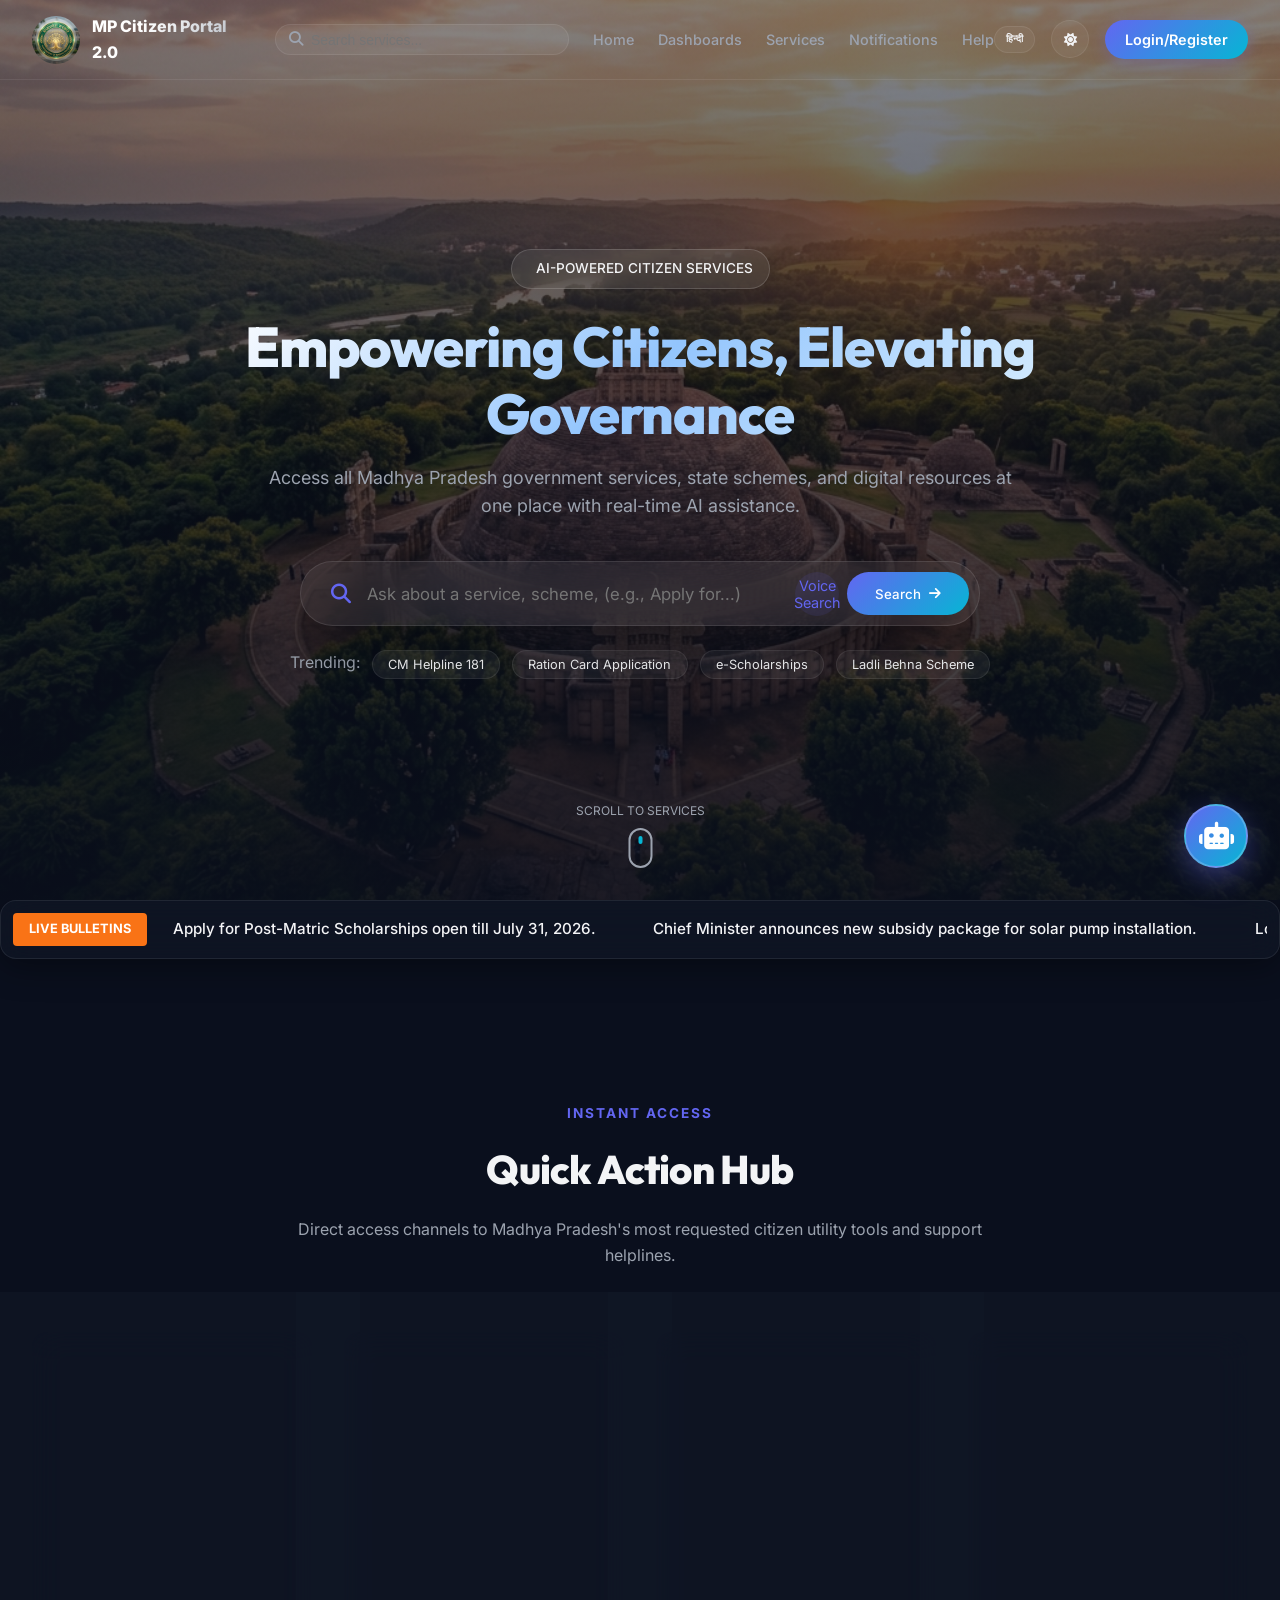
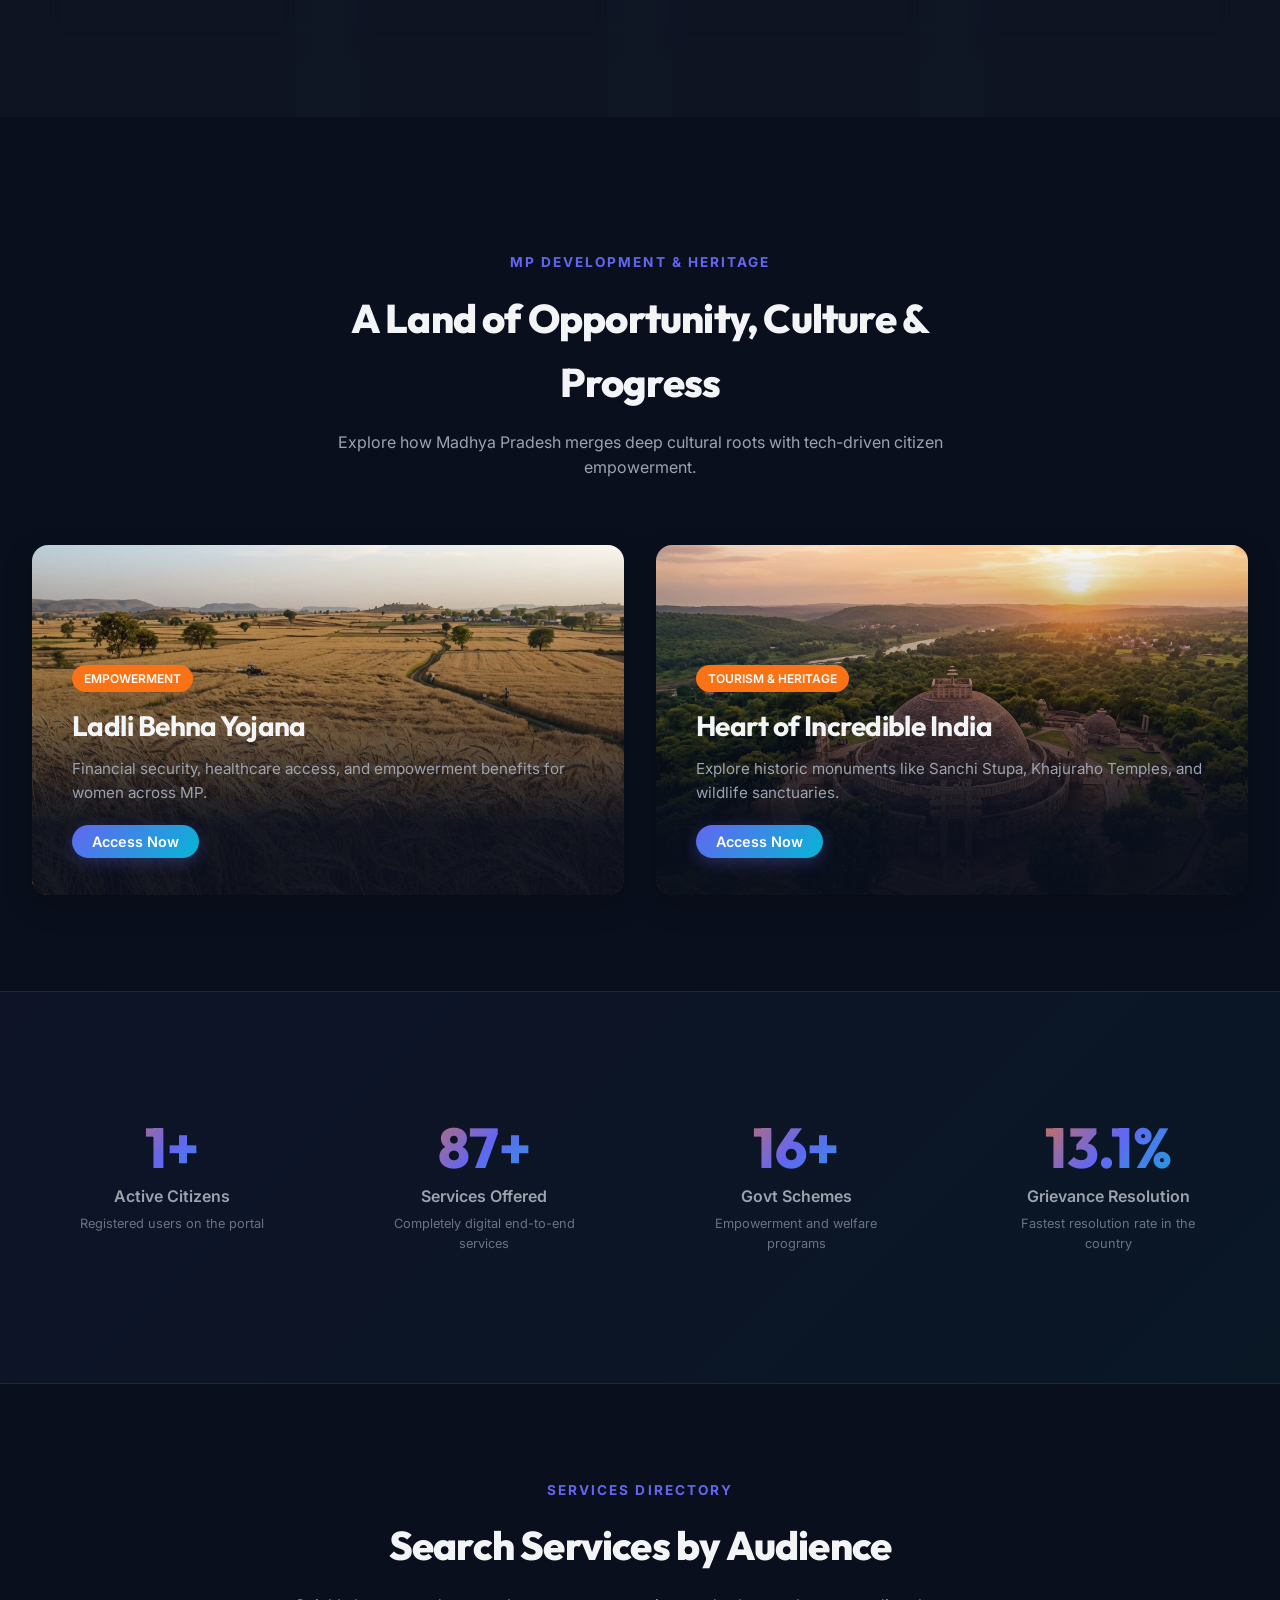
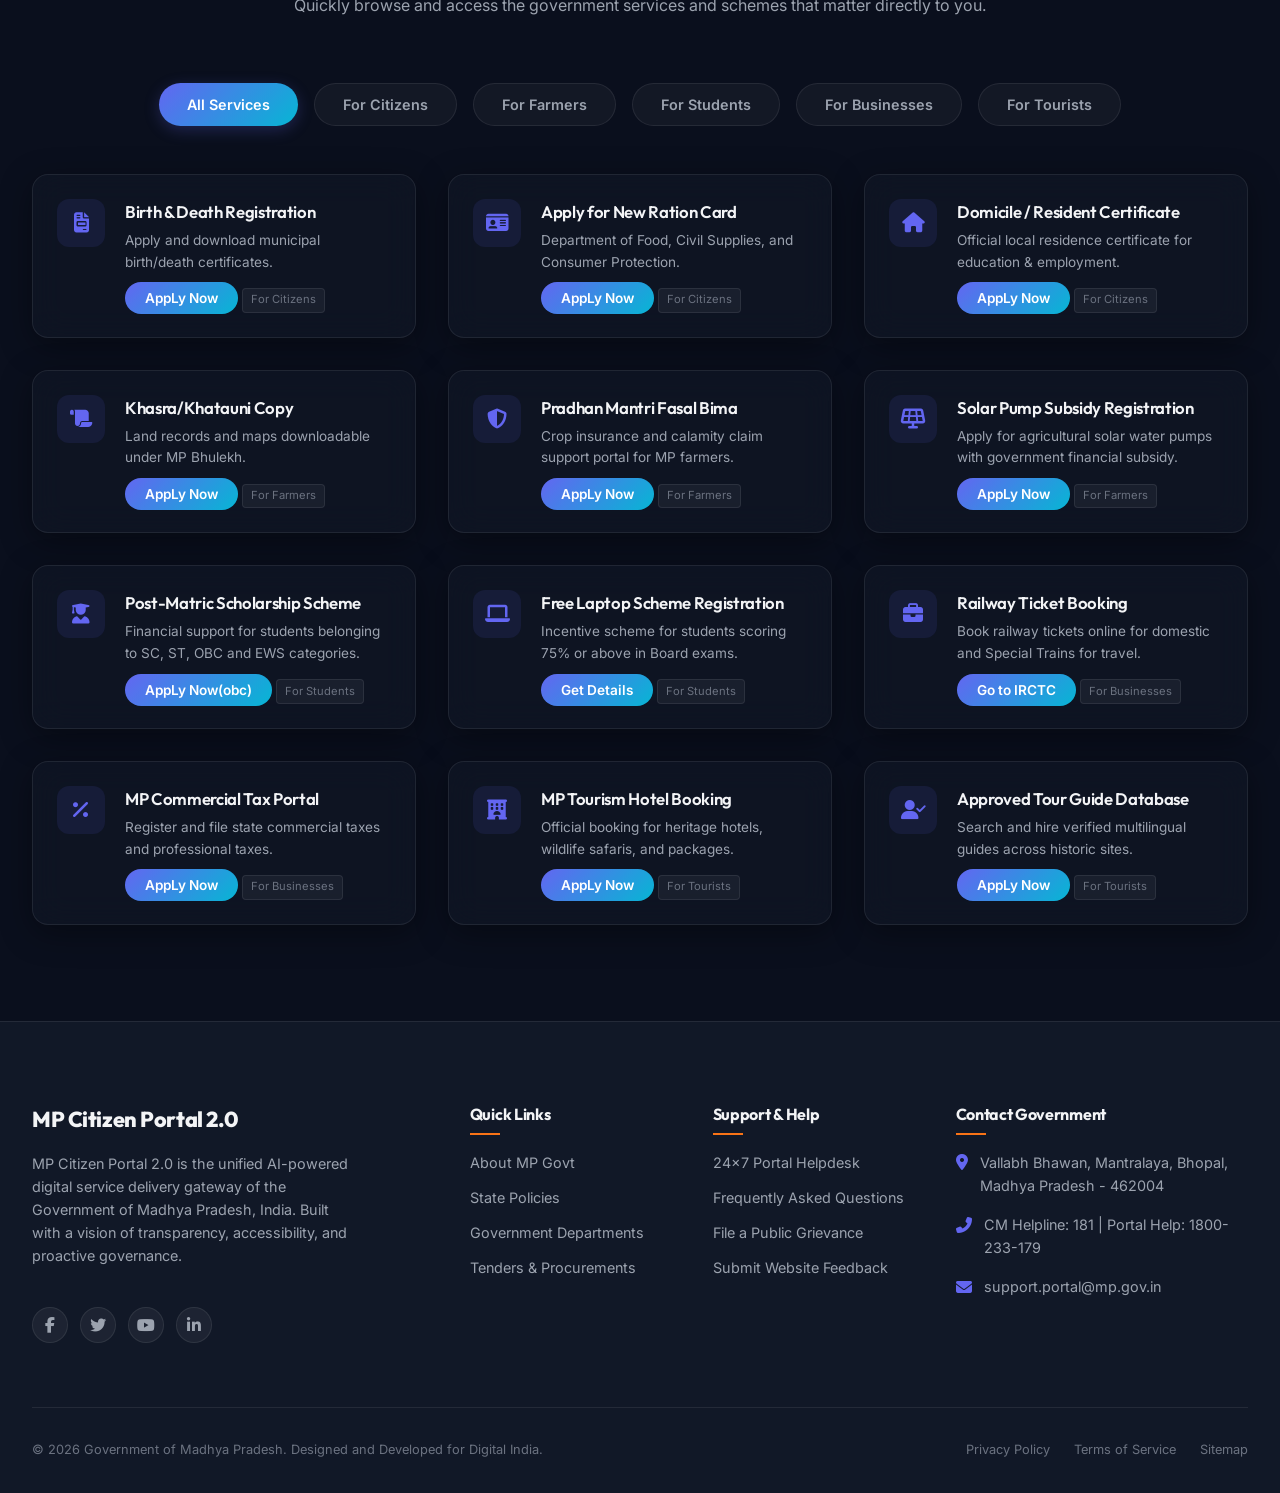
<file: index.html>
<!DOCTYPE html>
<html lang="en" data-theme="dark">
<head>
  <meta charset="UTF-8">
  <meta name="viewport" content="width=device-width, initial-scale=1.0">
  <meta name="description" content="MP Citizen Portal 2.0 - Unified AI-powered digital experience gateway of the Government of Madhya Pradesh, India. Built with transparency and citizen welfare in mind.">
  <title data-translate="portal_title">MP Citizen Portal 2.0</title>
  
  <!-- FontAwesome Icons -->
  <link rel="stylesheet" href="https://cdnjs.cloudflare.com/ajax/libs/font-awesome/6.4.0/css/all.min.css">
  
  <!-- Custom CSS -->
  <link rel="stylesheet" href="styles/main.css">
  <link rel="stylesheet" href="styles/animations.css">
</head>
<body>

  <!-- Glassmorphic Header -->
  <header class="site-header" id="site-header">
    <div class="container header-container">
      <!-- Brand Logo & Title -->
      <a href="#" class="brand" aria-label="MP Citizen Portal Home">
        <img src="assets/mp_logo.png" alt="Government of Madhya Pradesh Emblem" class="brand-logo" id="logo-img">
        <div class="brand-text">
          <span class="brand-title" data-translate="portal_title">MP Citizen Portal 2.0</span>
          <!-- <span class="brand-subtitle" data-translate="hero_badge">AI-Powered Citizen Services</span> -->
        </div>
      </a>

      <!-- Center Nav Search Bar -->
      <div class="nav-search">
        <div class="search-input-wrapper">
          <i class="fas fa-search"></i>
          <input type="text" id="nav-search-input" placeholder="Search services" data-translate="search_placeholder">
        </div>
      </div>

      <!-- Navigation Menu -->
      <nav class="nav-menu" aria-label="Main Navigation">
        <a href="#hero" class="nav-link" data-translate="nav_home">Home</a>
        <div class="nav-dropdown">
          <a href="#" class="nav-link" data-translate="nav_dashboards">Dashboards <i class="fas fa-chevron-down" style="font-size: 0.7rem; margin-left: 2px;"></i></a>
          <div class="nav-dropdown-content glass-panel">
            <a href="dashboard.html"><i class="fas fa-user-shield" style="margin-right: 8px; color: var(--color-primary); width: 16px;"></i> <span data-translate="lbl_citizen_portal">Citizen Portal</span></a>
            <a href="student-dashboard.html"><i class="fas fa-graduation-cap" style="margin-right: 8px; color: #3b82f6; width: 16px;"></i> <span data-translate="lbl_student_hub">Student Hub</span></a>
            <a href="farmer-dashboard.html"><i class="fas fa-tractor" style="margin-right: 8px; color: #10b981; width: 16px;"></i> <span data-translate="lbl_kisan_hub">Kisan Hub</span></a>
            <a href="women-dashboard.html"><i class="fas fa-venus" style="margin-right: 8px; color: #ec4899; width: 16px;"></i> <span data-translate="lbl_women_hub">Ladli Behna Hub</span></a>
          </div>
        </div>
          <a href="#services-directory" class="nav-link" data-translate="nav_services">Services</a>
        <a href="#notifications" class="nav-link" data-translate="nav_notifications">Notifications</a>
        <a href="#footer" class="nav-link" data-translate="nav_help">Help</a>
      </nav>

      <!-- Action Toggles -->
      <div class="header-actions">
        <!-- Language Switcher -->
        <button class="btn-lang" id="lang-toggle-btn">ही</button>
        
        <!-- Dark/Light Mode Switcher -->
        <button class="btn-toggle" id="theme-toggle-btn" aria-label="Toggle Dark/Light Mode">
          <i class="fas fa-sun"></i>
        </button>

        <!-- Login Button -->
        <a href="login.html" class="btn-login" data-translate="btn_login">Login/Register</a>

        <!-- Mobile Menu Trigger -->
        <button class="mobile-menu-btn" aria-label="Open Mobile Navigation">
          <i class="fas fa-bars"></i>
        </button>
      </div>
    </div>
  </header>

  <!-- Fullscreen Drone-Shot Hero Section -->
  <section class="hero" id="hero">
    <!-- Slide Images (Drone views of MP) -->
    <div class="hero-slider">
      <div class="slide" style="background-image: url('assets/sanchi_stupa.png');"></div>
      <div class="slide" style="background-image: url('assets/khajuraho.png');"></div>
      <div class="slide" style="background-image: url('assets/gwalior_fort.png');"></div>
      <div class="slide" style="background-image: url('assets/mp_tiger.png');"></div>
      <div class="slide" style="background-image: url('assets/narmada_river.png');"></div>
      <div class="slide" style="background-image: url('assets/wheat_fields.png');"></div>
    </div>
    
    <div class="hero-overlay"></div>

    <div class="hero-content">
      <!-- Badge -->
      <div class="hero-badge float-element">
        <i class="fas fa-sparkles"></i>
        <span data-translate="hero_badge">AI-POWERED CITIZEN SERVICES</span>
      </div>

      <!-- Slogan -->
      <h1 class="hero-title" data-translate="hero_title">Empowering Citizens, Elevating Governance</h1>
      <p class="hero-desc" data-translate="hero_desc">Access all Madhya Pradesh government services, state schemes, and digital resources at one place with real-time AI assistance.</p>

      <!-- Hero AI Search Input -->
      <div class="hero-search-container">
        <i class="fas fa-search hero-search-icon"></i>
        <input type="text" id="hero-search-input" placeholder="Ask about a service, scheme,(e.g., Apply for...)" data-translate="hero_placeholder">
        
        <!-- Voice Assistant Button -->
        <button class="voice-search-btn" id="voice-search-btn" title="Voice" data-translate="voice_btn_title">
          <i class="fas fa-microphone"></i>
        </button>

        <!-- Search Button -->
        <button class="hero-search-btn">
          <span data-translate="search_btn">Search</span>
          <i class="fas fa-arrow-right"></i>
        </button>

        <!-- Search Suggestions Autocomplete Dropdown -->
        <div class="search-suggestions-dropdown" id="search-dropdown"></div>
      </div>

      <!-- Quick Search Tags -->
      <div class="search-tags">
        <span data-translate="trending_lbl">Trending:</span>
        <button class="search-tag" data-translate="tag_cm_helpline">CM Helpline 181</button>
        <button class="search-tag" data-translate="tag_ration">Ration Card Application</button>
        <button class="search-tag" data-translate="tag_scholarship">e-Scholarships</button>
        <button class="search-tag" data-translate="tag_ladli">Ladli Behna Scheme</button>
      </div>
    </div>

    <!-- Scroll Indicator -->
    <a href="#quick-actions" class="scroll-indicator" aria-label="Scroll to services">
      <span data-translate="scroll_down">SCROLL TO SERVICES</span>
      <div class="scroll-mouse">
        <div class="scroll-wheel"></div>
      </div>
    </a>
  </section>

  <!-- Live Bulletins Ticker Bar -->
  <section class="news-marquee-container glass-panel" id="notifications">
    <div class="marquee-badge" data-translate="notif_lbl">LIVE BULLETINS</div>
    <div class="marquee-wrapper">
      <div class="marquee-content">
        <div class="marquee-item"><span class="bullet"></span><span data-translate="notif_item1">Apply for Post-Matric Scholarships open till July 31, 2026.</span></div>
        <div class="marquee-item"><span class="bullet"></span><span data-translate="notif_item2">Chief Minister announces new subsidy package for solar pump installation.</span></div>
        <div class="marquee-item"><span class="bullet"></span><span data-translate="notif_item3">Lokayukta portal integrated with central grievance dashboard.</span></div>
        <div class="marquee-item"><span class="bullet"></span><span data-translate="notif_item4">Madhya Pradesh ranks #1 in Digital Service Delivery for the consecutive third year.</span></div>
        <!-- Duplicate for Infinite Loop Scroll -->
        <div class="marquee-item"><span class="bullet"></span><span data-translate="notif_item1">Apply for Post-Matric Scholarships open till July 31, 2026.</span></div>
        <div class="marquee-item"><span class="bullet"></span><span data-translate="notif_item2">Chief Minister announces new subsidy package for solar pump installation.</span></div>
        <div class="marquee-item"><span class="bullet"></span><span data-translate="notif_item3">Lokayukta portal integrated with central grievance dashboard.</span></div>
        <div class="marquee-item"><span class="bullet"></span><span data-translate="notif_item4">Madhya Pradesh ranks #1 in Digital Service Delivery for the consecutive third year.</span></div>
      </div>
    </div>
  </section>

  <!-- Quick Action Hub -->
  <section class="section" id="quick-actions">
    <div class="container">
      <div class="section-header reveal">
        <span class="section-subtitle" data-translate="qa_subtitle">Instant Access</span>
        <h2 class="section-title" data-translate="qa_title">Quick Action Hub</h2>
        <p class="section-desc" data-translate="qa_desc">Direct access channels to Madhya Pradesh's most requested citizen utility tools and support helplines.</p>
      </div>

      <div class="quick-actions-grid">
        <!-- Action 1: CM Helpline -->
        <div class="action-card glass-panel hover-lift reveal reveal-delay-1">
          <div class="action-icon-wrapper">
            <i class="fas fa-headset"></i>
          </div>
          <h3 class="action-title" data-translate="cm_title">CM Helpline 181</h3>
          <p class="action-desc" data-translate="cm_desc">Submit public grievances, track complaints, or access public service delivery guarantees directly.</p>
          <a href="https://cmhelpline.mp.gov.in/" target="_blank" rel="noopener noreferrer" class="action-link">
            <span data-translate="btn_access">Access Now</span>
            <i class="fas fa-chevron-right"></i>
          </a>
        </div>

        <!-- Action 2: Land Records -->
        <div class="action-card glass-panel hover-lift reveal reveal-delay-2">
          <div class="action-icon-wrapper">
            <i class="fas fa-map-marked-alt"></i>
          </div>
          <h3 class="action-title" data-translate="land_title">Bhulekh Land Records</h3>
          <p class="action-desc" data-translate="land_desc">Search, view, and print certified copies of land maps, Khasra, Khatauni, and ownership records.</p>
          <a href="https://webgis2.mpbhulekh.gov.in/#/home" target="_blank" rel="noopener noreferrer" class="action-link">
            <span data-translate="btn_access">Access Now</span>
            <i class="fas fa-chevron-right"></i>
          </a>
        </div>

        <!-- Action 3: e-Municipality -->
        <div class="action-card glass-panel hover-lift reveal reveal-delay-3">
          <div class="action-icon-wrapper">
            <i class="fas fa-city"></i>
          </div>
          <h3 class="action-title" data-translate="mun_title">e-Municipality Portal</h3>
          <p class="action-desc" data-translate="mun_desc">Pay property taxes, apply for water connection, birth, death, and trade certificates online.</p>
          <a href="https://enagarpalika.mp.gov.in/home" target="_blank" rel="noopener noreferrer" class="action-link">
            <span data-translate="btn_access">Access Now</span>
            <i class="fas fa-chevron-right"></i>
          </a>
        </div>

        <!-- Action 4: e-Uparjan -->
        <div class="action-card glass-panel hover-lift reveal reveal-delay-4">
          <div class="action-icon-wrapper">
            <i class="fas fa-tractor"></i>
          </div>
          <h3 class="action-title" data-translate="farmer_title">e-Uparjan MP</h3>
          <p class="action-desc" data-translate="farmer_desc">Crop procurement registration, minimum support price payments, and crop insurance tracking.</p>
          <a href="farmer-dashboard.html" class="action-link">
            <span data-translate="btn_access">Access Now</span>
            <i class="fas fa-chevron-right"></i>
          </a>
        </div>
      </div>
    </div>
  </section>

  <!-- Featured Focus Area Section (Cultural, Women Empowerment, Students) -->
  <section class="section" id="featured">
    <div class="container">
      <div class="section-header reveal">
        <span class="section-subtitle" data-translate="feat_subtitle">MP Development & Heritage</span>
        <h2 class="section-title" data-translate="feat_title">A Land of Opportunity, Culture & Progress</h2>
        <p class="section-desc" data-translate="feat_desc">Explore how Madhya Pradesh merges deep cultural roots with tech-driven citizen empowerment.</p>
      </div>

      <div class="featured-grid">
        <!-- Women Empowerment -->
        <div class="featured-card col-6 reveal">
          <div class="featured-card-bg" style="background-image: url('assets/wheat_fields.png');"></div>
          <div class="featured-card-overlay"></div>
          <div class="featured-card-content">
            <span class="featured-tag" data-translate="card_emp_tag">EMPOWERMENT</span>
            <h3 class="featured-card-title" data-translate="card_emp_title">Ladli Behna Yojana</h3>
            <p class="featured-card-desc" data-translate="card_emp_desc">Financial security, healthcare access, and empowerment benefits for women across MP.</p>
            <a href="women-dashboard.html" class="btn-login" data-translate="btn_access">Access Now</a>
          </div>
        </div>

        <!-- Culture & Tourism -->
        <div class="featured-card col-6 reveal">
          <div class="featured-card-bg" style="background-image: url('assets/sanchi_stupa.png');"></div>
          <div class="featured-card-overlay"></div>
          <div class="featured-card-content">
            <span class="featured-tag" data-translate="card_tour_tag">TOURISM & HERITAGE</span>
            <h3 class="featured-card-title" data-translate="card_tour_title">Heart of Incredible India</h3>
            <p class="featured-card-desc" data-translate="card_tour_desc">Explore historic monuments like Sanchi Stupa, Khajuraho Temples, and wildlife sanctuaries.</p>
            <a href="https://www.mpheritage.com/" target="_blank" rel="noopener noreferrer" class="btn-login" data-translate="btn_access">Access Now</a>
          </div>
        </div>

        <!-- Students & Education -->
        <!-- <div class="featured-card col-12 reveal">
          <div class="featured-card-bg" style="background-image: url('assets/gwalior_fort.png');"></div>
          <div class="featured-card-overlay"></div>
          <div class="featured-card-content">
            <span class="featured-tag" data-translate="card_edu_tag">EDUCATION & YOUTH</span>
            <h3 class="featured-card-title" data-translate="card_edu_title">e-Scholarships Portal</h3>
            <p class="featured-card-desc" data-translate="card_edu_desc">Digital support systems and scholarship benefits directly dispatched to MP students.</p>
            <a href="student-dashboard.html" class="btn-login" data-translate="btn_access">Access Now</a>
          </div>
        </div>
      </div>
    </div> -->
  </section>

  <!-- Live Statistics Section -->
  <section class="section stats-section" id="statistics">
    <div class="container">
      <div class="stats-grid">
        <!-- Stat 1: Registered Citizens -->
        <div class="stat-item reveal reveal-delay-1">
          <div class="stat-number" data-target="4.5M+" data-translate="stat_citizens">0</div>
          <div class="stat-label" data-translate="stat_citizens_lbl">Active Citizens</div>
          <div class="stat-desc" data-translate="stat_citizens_desc">Registered users on the portal</div>
        </div>

        <!-- Stat 2: Active Services -->
        <div class="stat-item reveal reveal-delay-2">
          <div class="stat-number" data-target="650+" data-translate="stat_services">0</div>
          <div class="stat-label" data-translate="stat_services_lbl">Services Offered</div>
          <div class="stat-desc" data-translate="stat_services_desc">Completely digital end-to-end services</div>
        </div>

        <!-- Stat 3: Welfare Schemes -->
        <div class="stat-item reveal reveal-delay-3">
          <div class="stat-number" data-target="120+" data-translate="stat_schemes">0</div>
          <div class="stat-label" data-translate="stat_schemes_lbl">Govt Schemes</div>
          <div class="stat-desc" data-translate="stat_schemes_desc">Empowerment and welfare programs</div>
        </div>

        <!-- Stat 4: Grievance Resolution -->
        <div class="stat-item reveal reveal-delay-4">
          <div class="stat-number" data-target="98.4%" data-translate="stat_resolved">0</div>
          <div class="stat-label" data-translate="stat_resolved_lbl">Grievance Resolution</div>
          <div class="stat-desc" data-translate="stat_resolved_desc">Fastest resolution rate in the country</div>
        </div>
      </div>
    </div>
  </section>

  <!-- Services Directory Index Section -->
  <section class="section" id="services-directory">
    <div class="container">
      <div class="section-header reveal">
        <span class="section-subtitle" data-translate="dir_subtitle">Services Directory</span>
        <h2 class="section-title" data-translate="dir_title">Search Services by Audience</h2>
        <p class="section-desc" data-translate="dir_desc">Quickly browse and access the government services and schemes that matter directly to you.</p>
      </div>

      <!-- Service Filter Tabs -->
      <div class="tabs-container reveal">
        <button class="tab-btn active" data-filter="all" data-translate="tab_all">All Services</button>
        <button class="tab-btn" data-filter="citizens" data-translate="tab_citizens">For Citizens</button>
        <button class="tab-btn" data-filter="farmers" data-translate="tab_farmers">For Farmers</button>
        <button class="tab-btn" data-filter="students" data-translate="tab_students">For Students</button>
        <button class="tab-btn" data-filter="business" data-translate="tab_business">For Businesses</button>
        <button class="tab-btn" data-filter="tourists" data-translate="tab_tourists">For Tourists</button>
      </div>

      <!-- Services Grid -->
      <div class="services-list-grid reveal">
        <!-- Service 1 -->
        <div class="service-item-card glass-panel reveal" data-category="citizens">
          <div class="service-item-icon"><i class="fas fa-file-invoice"></i></div>
          <div class="service-item-info">
            <h4 class="service-item-title" data-translate="s_birth">Birth & Death Registration</h4>
            <p class="service-item-desc" data-translate="s_birth_d">Apply and download municipal birth/death certificates.</p>
            <a href="https://eseva.mp.gov.in/cms/" target="_blank" class="btn-apply">AppLy Now</a>
            <span class="service-item-badge" data-translate="tab_citizens">For Citizens</span>
          </div>
        </div>

        <!-- Service 2 -->
        <div class="service-item-card glass-panel reveal" data-category="citizens">
          <div class="service-item-icon"><i class="fas fa-id-card"></i></div>
          <div class="service-item-info">
            <h4 class="service-item-title" data-translate="s_ration">Apply for New Ration Card</h4>
            <p class="service-item-desc" data-translate="s_ration_d">Department of Food, Civil Supplies, and Consumer Protection.</p>
            <a href="https://csmsmpscsc.mp.gov.in/rationmitra/Dasboard/Public/Dasboard.aspx" target="_blank" class="btn-apply">AppLy Now</a>
            <span class="service-item-badge" data-translate="tab_citizens">For Citizens</span>
          </div>
        </div>

        <!-- Service 3 -->
        <div class="service-item-card glass-panel reveal" data-category="citizens">
          <div class="service-item-icon"><i class="fas fa-home"></i></div>
          <div class="service-item-info">
            <h4 class="service-item-title" data-translate="s_domicile">Domicile / Resident Certificate</h4>
            <p class="service-item-desc" data-translate="s_domicile_d">Official local residence certificate for education & employment.</p>
            <a href="https://dhar.nic.in/en/service/domicile-certificate/" target="_blank" class="btn-apply">AppLy Now</a>
            <span class="service-item-badge" data-translate="tab_citizens">For Citizens</span>
          </div>
        </div>

        <!-- Service 4 -->
        <div class="service-item-card glass-panel reveal" data-category="farmers">
          <div class="service-item-icon"><i class="fas fa-scroll"></i></div>
          <div class="service-item-info">
            <h4 class="service-item-title" data-translate="s_khasra">Khasra/Khatauni Copy</h4>
            <p class="service-item-desc" data-translate="s_khasra_d">Land records and maps downloadable under MP Bhulekh.</p>
            <a href="https://webgis2.mpbhulekh.gov.in/#/home" target="_blank" class="btn-apply">AppLy Now</a>
            <span class="service-item-badge" data-translate="tab_farmers">For Farmers</span>
          </div>
        </div>

        <!-- Service 5 -->
        <div class="service-item-card glass-panel reveal" data-category="farmers">
          <div class="service-item-icon"><i class="fas fa-shield-halved"></i></div>
          <div class="service-item-info">
            <h4 class="service-item-title" data-translate="s_insurance">Pradhan Mantri Fasal Bima</h4>
            <p class="service-item-desc" data-translate="s_insurance_d">Crop insurance and calamity claim support portal for MP farmers.</p>
            <a href="https://www.pmfby.gov.in/" target="_blank" class="btn-apply">AppLy Now</a>
            <span class="service-item-badge" data-translate="tab_farmers">For Farmers</span>
          </div>
        </div>

        <!-- Service 6 -->
        <div class="service-item-card glass-panel reveal" data-category="farmers">
          <div class="service-item-icon"><i class="fas fa-solar-panel"></i></div>
          <div class="service-item-info">
            <h4 class="service-item-title" data-translate="s_solar">Solar Pump Subsidy Registration</h4>
            <p class="service-item-desc" data-translate="s_solar_d">Apply for agricultural solar water pumps with government financial subsidy.</p>
            <a href="https://cmsolarpump.mp.gov.in/SchemeInfo" target="_blank" class="btn-apply">AppLy Now</a>
            <span class="service-item-badge" data-translate="tab_farmers">For Farmers</span>
          </div>
        </div>

        <!-- Service 7 -->
        <div class="service-item-card glass-panel reveal" data-category="students">
          <div class="service-item-icon"><i class="fas fa-user-graduate"></i></div>
          <div class="service-item-info">
            <h4 class="service-item-title" data-translate="s_scholar">Post-Matric Scholarship Scheme</h4>
            <p class="service-item-desc" data-translate="s_scholar_d">Financial support for students belonging to SC, ST, OBC and EWS categories.</p>
            <a href="https://hescholarship.mp.gov.in/Public/OtherSchemes/GB.aspx?ID=MTM=" target="_blank" class="btn-apply">AppLy Now(obc)</a>
            <span class="service-item-badge" data-translate="tab_students">For Students</span>
          </div>
        </div>

        <!-- Service 8 -->
        <div class="service-item-card glass-panel reveal" data-category="students">
          <div class="service-item-icon"><i class="fas fa-laptop"></i></div>
          <div class="service-item-info">
            <h4 class="service-item-title" data-translate="s_laptop">Free Laptop Scheme Registration</h4>
            <p class="service-item-desc" data-translate="s_laptop_d">Incentive scheme for students scoring 75% or above in Board exams.</p>
            <a href="https://www.mpeducationgyandeep.in/2026/05/mp-free-laptop-scheme-list-2025-26.html#gsc.tab=0" target="_blank" class="btn-apply">Get Details</a>
            <span class="service-item-badge" data-translate="tab_students">For Students</span>
          </div>
        </div>

        <!-- Service 9 -->
        <div class="service-item-card glass-panel reveal" data-category="business">
          <div class="service-item-icon"><i class="fas fa-briefcase"></i></div>
          <div class="service-item-info">
            <h4 class="service-item-title" data-translate="s_business">Railway Ticket Booking</h4>
            <p class="service-item-desc" data-translate="s_business_d">Book railway tickets online for domestic and international travel.</p>
            <a href="https://www.irctc.co.in/nget/train-search" target="_blank" class="btn-apply">Go to IRCTC</a>
            <span class="service-item-badge" data-translate="tab_business">For Businesses</span>
          </div>
        </div>

        <!-- Service 10 -->
        <div class="service-item-card glass-panel reveal" data-category="business">
          <div class="service-item-icon"><i class="fas fa-percent"></i></div>
          <div class="service-item-info">
            <h4 class="service-item-title" data-translate="s_gst">MP Commercial Tax Portal</h4>
            <p class="service-item-desc" data-translate="s_gst_d">Register and file state commercial taxes and professional taxes.</p>
            <a href="https://mptax.mp.gov.in/mpvatweb/" target="_blank" class="btn-apply">AppLy Now</a>
            <span class="service-item-badge" data-translate="tab_business">For Businesses</span>
          </div>
        </div>

        <!-- Service 11 -->
        <div class="service-item-card glass-panel reveal" data-category="tourists">
          <div class="service-item-icon"><i class="fas fa-hotel"></i></div>
          <div class="service-item-info">
            <h4 class="service-item-title" data-translate="s_tour">MP Tourism Hotel Booking</h4>
            <p class="service-item-desc" data-translate="s_tour_d">Official booking for heritage hotels, wildlife safaris, and packages.</p>
            <a href="https://www.mptourism.com/" target="_blank" class="btn-apply">AppLy Now</a>
            <span class="service-item-badge" data-translate="tab_tourists">For Tourists</span>
          </div>
        </div>

        <!-- Service 12 -->
        <div class="service-item-card glass-panel reveal" data-category="tourists">
          <div class="service-item-icon"><i class="fas fa-user-check"></i></div>
          <div class="service-item-info">
            <h4 class="service-item-title" data-translate="s_guide">Approved Tour Guide Database</h4>
            <p class="service-item-desc" data-translate="s_guide_d">Search and hire verified multilingual guides across historic sites.</p>
            <a href="https://www.mptourism.com/" target="_blank" class="btn-apply">AppLy Now</a>
            <span class="service-item-badge" data-translate="tab_tourists">For Tourists</span>
          </div>
        </div>
      </div>
    </div>
  </section>

  <!-- Interactive Floating AI Assistant Widget -->
  <div class="floating-assistant" id="chatbot-assistant">
    <button class="btn-assistant-trigger" id="assistant-trigger" aria-label="Open MP-AI Support Assistant">
      <i class="fas fa-robot"></i>
    </button>
    
    <!-- Chat window -->
    <div class="chatbot-window glass-panel" id="chatbot-window">
      <div class="chat-header">
        <div class="chat-header-info">
          <div class="chat-avatar"><i class="fas fa-robot"></i></div>
          <div class="chat-title-wrapper">
            <h4>MP-AI Assistant</h4>
            <span class="chat-status">Online</span>
          </div>
        </div>
        <button class="chat-close-btn" id="chat-close" aria-label="Close Chat Window">
          <i class="fas fa-times"></i>
        </button>
      </div>
      
      <!-- Message Board -->
      <div class="chat-messages" id="chat-messages">
        <!-- Filled by JS -->
      </div>
      
      <!-- Input Panel -->
      <form class="chat-input-area" id="chat-input-form">
        <input type="text" id="chat-message-input" placeholder="Type a message..." aria-label="Chat input message">
        <button type="submit" class="chat-send-btn" aria-label="Send message">
          <i class="fas fa-paper-plane"></i>
        </button>
      </form>
    </div>
  </div>

  <!-- Interactive Voice Search Overlay Modal -->
  <div class="voice-search-modal" id="voice-modal">
    <div class="voice-modal-overlay"></div>
    <div class="voice-modal-content glass-panel">
      <div class="voice-wave-container">
        <div class="voice-mic-glow">
          <i class="fas fa-microphone"></i>
        </div>
      </div>
      
      <h3 class="voice-modal-title" id="voice-status">Listening...</h3>
      <p class="voice-modal-status" data-translate="voice_btn_title">Voice Search</p>
      
      <!-- Transcribing Wave -->
      <div class="sound-wave">
        <div class="soundwave-line wave-1"></div>
        <div class="soundwave-line wave-2"></div>
        <div class="soundwave-line wave-3"></div>
        <div class="soundwave-line wave-4"></div>
        <div class="soundwave-line wave-5"></div>
        <div class="soundwave-line wave-6"></div>
        <div class="soundwave-line wave-7"></div>
        <div class="soundwave-line wave-8"></div>
      </div>
      
      <!-- Live transcript box -->
      <div class="voice-transcript" id="voice-transcript"></div>
      
      <button class="voice-close-btn" id="voice-close-btn">Cancel</button>
    </div>
  </div>

  <!-- Footer -->
  <footer class="site-footer" id="footer">
    <div class="container">
      <div class="footer-grid">
        <!-- Logo Col -->
        <div class="footer-brand">
          <h3 class="footer-brand-title" data-translate="portal_title">MP Citizen Portal 2.0</h3>
          <p class="footer-brand-desc" data-translate="footer_desc">MP Citizen Portal 2.0 is the unified AI-powered digital service delivery gateway of the Government of Madhya Pradesh, India.</p>
          
          <div class="footer-socials">
            <a href="#" class="social-icon" aria-label="Facebook"><i class="fab fa-facebook-f"></i></a>
            <a href="#" class="social-icon" aria-label="Twitter"><i class="fab fa-twitter"></i></a>
            <a href="https://www.youtube.com/@jansamparkmpofficial" class="social-icon" target="_blank" aria-label="YouTube" ><i class="fab fa-youtube"></i></a>
            <a href="#" class="social-icon" aria-label="LinkedIn"><i class="fab fa-linkedin-in"></i></a>
          </div>
        </div>

        <!-- Links Col 1 -->
        <div>
          <h4 class="footer-col-title" data-translate="footer_col1">Quick Links</h4>
          <div class="footer-links">
            <a href="#" data-translate="link_about">About MP Govt</a>
            <a href="#" data-translate="link_policies">State Policies</a>
            <a href="#" data-translate="link_departments">Government Departments</a>
            <a href="#" data-translate="link_tenders">Tenders & Procurements</a>
          </div>
        </div>

        <!-- Links Col 2 -->
        <div>
          <h4 class="footer-col-title" data-translate="footer_col2">Support & Help</h4>
          <div class="footer-links">
            <a href="#" data-translate="link_helpdesk">24x7 Portal Helpdesk</a>
            <a href="#" data-translate="link_faq">Frequently Asked Questions</a>
            <a href="#" data-translate="link_grievance">File a Public Grievance</a>
            <a href="#" data-translate="link_feedback">Submit Website Feedback</a>
          </div>
        </div>

        <!-- Contact Col -->
        <div>
          <h4 class="footer-col-title" data-translate="footer_col3">Contact Government</h4>
          <div class="footer-contact-info">
            <div class="contact-item">
              <i class="fas fa-map-marker-alt"></i>
              <span data-translate="contact_address">Vallabh Bhawan, Mantralaya, Bhopal, Madhya Pradesh - 462004</span>
            </div>
            <div class="contact-item">
              <i class="fas fa-phone-alt"></i>
              <span data-translate="contact_phone">CM Helpline: 181 | Portal Help: 1800-233-179</span>
            </div>
            <div class="contact-item">
              <i class="fas fa-envelope"></i>
              <span data-translate="contact_email">support.portal@mp.gov.in</span>
            </div>
          </div>
        </div>
      </div>

      <!-- Copyright Bar -->
      <div class="footer-bottom">
        <p data-translate="footer_copy">© 2026 Government of Madhya Pradesh. Designed and Developed for Digital India.</p>
        <div class="footer-bottom-links">
          <a href="#" data-translate="footer_privacy">Privacy Policy</a>
          <a href="#" data-translate="footer_terms">Terms of Service</a>
          <a href="#" data-translate="footer_sitemap">Sitemap</a>
        </div>
      </div>
    </div>
  </footer>

  <!-- Interactivity Scripts -->
  <script src="js/main.js"></script>
  <script src="js/ai-voice.js"></script>
</body>
</html>
</file>
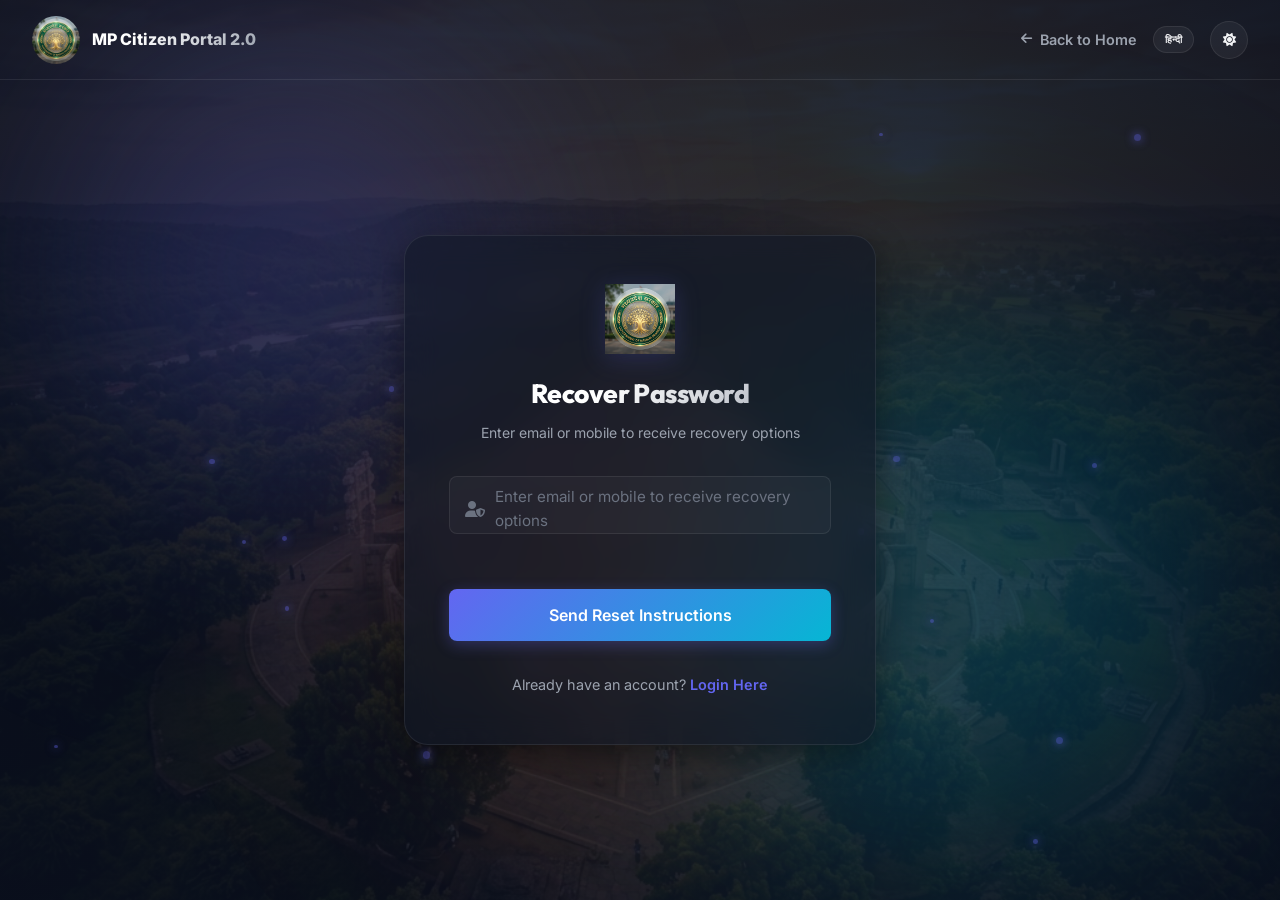
<file: forgot-password.html>
<!DOCTYPE html>
<html lang="en" data-theme="dark">
<head>
  <meta charset="UTF-8">
  <meta name="viewport" content="width=device-width, initial-scale=1.0">
  <meta name="description" content="Recover Password - MP Citizen Portal 2.0. Reset your credentials to safely access government resources.">
  <title data-translate="forgot_title">Recover Password | MP Citizen Portal 2.0</title>
  
  <!-- FontAwesome Icons -->
  <link rel="stylesheet" href="https://cdnjs.cloudflare.com/ajax/libs/font-awesome/6.4.0/css/all.min.css">
  
  <!-- Core Design System & Auth Custom Styles -->
  <link rel="stylesheet" href="styles/main.css">
  <link rel="stylesheet" href="styles/auth.css">
</head>
<body>

  <!-- Clean Auth Header -->
  <header class="auth-header" id="auth-header">
    <div class="container header-container">
      <a href="index.html" class="brand" aria-label="MP Citizen Portal Home">
        <img src="assets/mp_logo.png" alt="Government of Madhya Pradesh Emblem" class="brand-logo">
        <div class="brand-text">
          <span class="brand-title" data-translate="auth_portal_title">MP Citizen Portal 2.0</span>
        </div>
      </a>

      <div class="header-actions">
        <!-- Return Home Button -->
        <a href="index.html" class="btn-back-home" data-translate="btn_back_home">
          <i class="fas fa-arrow-left"></i> Back to Home
        </a>

        <!-- Language Switcher -->
        <button class="btn-lang" id="lang-toggle-btn">हिन्दी</button>
        
        <!-- Dark/Light Mode Switcher -->
        <button class="btn-toggle" id="theme-toggle-btn" aria-label="Toggle Dark/Light Mode">
          <i class="fas fa-sun"></i>
        </button>
      </div>
    </div>
  </header>

  <!-- Fullscreen Heritage Slideshow Background -->
  <div class="auth-bg-slider">
    <div class="auth-bg-slide" style="background-image: url('assets/sanchi_stupa.png');"></div>
    <div class="auth-bg-slide" style="background-image: url('assets/khajuraho.png');"></div>
    <div class="auth-bg-slide" style="background-image: url('assets/gwalior_fort.png');"></div>
    <div class="auth-bg-slide" style="background-image: url('assets/mp_tiger.png');"></div>
    <div class="auth-bg-slide" style="background-image: url('assets/narmada_river.png');"></div>
    <div class="auth-bg-slide" style="background-image: url('assets/wheat_fields.png');"></div>
  </div>
  <div class="auth-bg-overlay"></div>
  <div class="auth-orbs-container">
    <div class="auth-orb orb-primary"></div>
    <div class="auth-orb orb-secondary"></div>
    <div class="auth-orb orb-saffron"></div>
  </div>
  <div class="auth-particles"></div>

  <!-- Primary Wrapper -->
  <main class="auth-wrapper">
    <div class="auth-container">
      <div class="auth-card">
        
        <!-- Loading & Success Fullscreen Overlay -->
        <div class="auth-loader-overlay" id="auth-overlay">
          <div class="auth-overlay-spinner" id="auth-spinner"></div>
          <div class="auth-loader-text" id="auth-loader-text">Sending verification code...</div>
          <div class="auth-success-box" id="auth-success-box">
            <div class="success-checkmark">
              <svg class="checkmark" xmlns="http://www.w3.org/2000/svg" viewBox="0 0 52 52">
                <circle class="checkmark__circle" cx="26" cy="26" r="25" fill="none"/>
                <path class="checkmark__check" fill="none" d="M14.1 27.2l7.1 7.2 16.7-16.8"/>
              </svg>
            </div>
            <h3 class="auth-overlay-text" id="auth-success-title">Code Sent Successfully</h3>
            <p class="auth-subtitle" id="auth-success-desc" style="margin-top: 0.5rem;">Redirecting to verify page...</p>
          </div>
        </div>

        <!-- Emblem & Card Header -->
        <div class="auth-logo-header">
          <img src="assets/mp_logo.png" alt="MP Government Emblem" class="auth-emblem">
          <h2 class="auth-title" data-translate="forgot_title">Recover Password</h2>
          <p class="auth-subtitle" data-translate="forgot_subtitle">Enter email or mobile to receive recovery options</p>
        </div>

        <!-- Forgot Form -->
        <form id="forgot-form" novalidate>
          <div class="auth-form-group" style="margin-bottom: 2rem;">
            <input type="text" id="forgot-target" class="auth-input-control" placeholder=" " required autocomplete="username">
            <label for="forgot-target" class="auth-input-label" data-translate="forgot_subtitle">Email or Mobile Number</label>
            <i class="fas fa-user-shield auth-input-icon"></i>
            <span class="auth-validation-msg"></span>
          </div>

          <button type="submit" class="btn-auth-submit">
            <span class="btn-auth-spinner"></span>
            <span data-translate="btn_reset">Send Reset Instructions</span>
          </button>
        </form>

        <!-- Redirect Link Option -->
        <div class="auth-redirect-footer">
          <span data-translate="have_account">Already have an account?</span>
          <a href="login.html" data-translate="link_login">Login Here</a>
        </div>
        
      </div>
    </div>
  </main>

  <!-- Interactive JavaScript logic -->
  <script src="js/auth.js"></script>
</body>
</html>
</file>
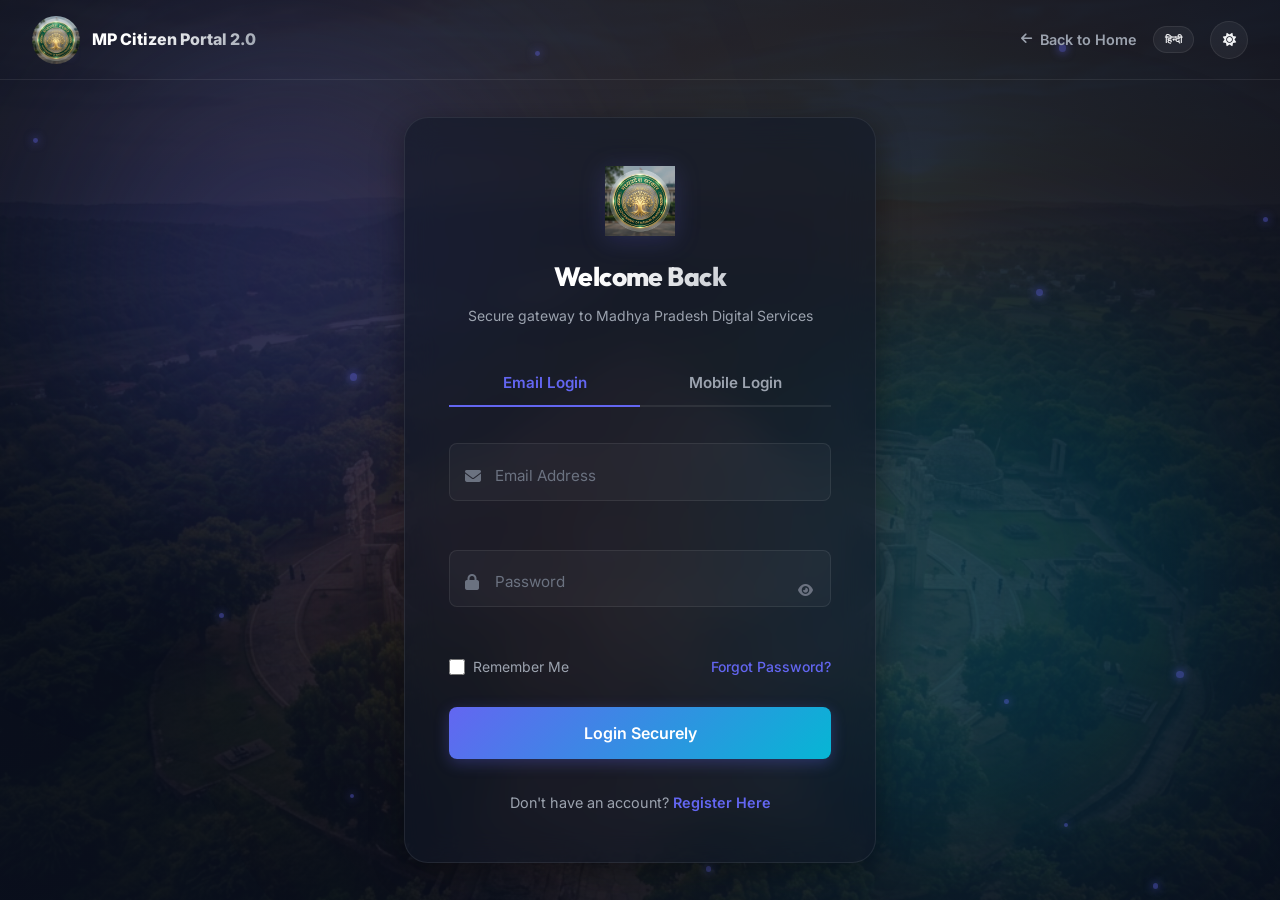
<file: login.html>
<!DOCTYPE html>
<html lang="en" data-theme="dark">
<head>
  <meta charset="UTF-8">
  <meta name="viewport" content="width=device-width, initial-scale=1.0">
  <meta name="description" content="Secure Login - MP Citizen Portal 2.0. Access all Madhya Pradesh government services with dual authentication.">
  <title data-translate="login_title">Welcome Back | MP Citizen Portal 2.0</title>
  
  <!-- FontAwesome Icons -->
  <link rel="stylesheet" href="https://cdnjs.cloudflare.com/ajax/libs/font-awesome/6.4.0/css/all.min.css">
  
  <!-- Core Design System & Auth Custom Styles -->
  <link rel="stylesheet" href="styles/main.css">
  <link rel="stylesheet" href="styles/auth.css">
</head>
<body>

  <!-- Clean Auth Header -->
  <header class="auth-header" id="auth-header">
    <div class="container header-container">
      <a href="index.html" class="brand" aria-label="MP Citizen Portal Home">
        <img src="assets/mp_logo.png" alt="Government of Madhya Pradesh Emblem" class="brand-logo">
        <div class="brand-text">
          <span class="brand-title" data-translate="auth_portal_title">MP Citizen Portal 2.0</span>
        </div>
      </a>

      <div class="header-actions">
        <!-- Return Home Button -->
        <a href="index.html" class="btn-back-home" data-translate="btn_back_home">
          <i class="fas fa-arrow-left"></i> Back to Home
        </a>

        <!-- Language Switcher -->
        <button class="btn-lang" id="lang-toggle-btn">हि</button>
        
        <!-- Dark/Light Mode Switcher -->
        <button class="btn-toggle" id="theme-toggle-btn" aria-label="Toggle Dark/Light Mode">
          <i class="fas fa-sun"></i>
        </button>
      </div>
    </div>
  </header>

  <!-- Fullscreen Heritage Slideshow Background -->
  <div class="auth-bg-slider">
    <div class="auth-bg-slide" style="background-image: url('assets/sanchi_stupa.png');"></div>
    <div class="auth-bg-slide" style="background-image: url('assets/khajuraho.png');"></div>
    <div class="auth-bg-slide" style="background-image: url('assets/gwalior_fort.png');"></div>
    <div class="auth-bg-slide" style="background-image: url('assets/mp_tiger.png');"></div>
    <div class="auth-bg-slide" style="background-image: url('assets/narmada_river.png');"></div>
    <div class="auth-bg-slide" style="background-image: url('assets/wheat_fields.png');"></div>
  </div>
  <div class="auth-bg-overlay"></div>
  <div class="auth-orbs-container">
    <div class="auth-orb orb-primary"></div>
    <div class="auth-orb orb-secondary"></div>
    <div class="auth-orb orb-saffron"></div>
  </div>
  <div class="auth-particles"></div>

  <!-- Primary Wrapper -->
  <main class="auth-wrapper">
    <div class="auth-container">
      <div class="auth-card">
        
        <!-- Loading & Success Fullscreen Overlay -->
        <div class="auth-loader-overlay" id="auth-overlay">
          <div class="auth-overlay-spinner" id="auth-spinner"></div>
          <div class="auth-loader-text" id="auth-loader-text">Verifying credentials...</div>
          <div class="auth-success-box" id="auth-success-box">
            <div class="success-checkmark">
              <svg class="checkmark" xmlns="http://www.w3.org/2000/svg" viewBox="0 0 52 52">
                <circle class="checkmark__circle" cx="26" cy="26" r="25" fill="none"/>
                <path class="checkmark__check" fill="none" d="M14.1 27.2l7.1 7.2 16.7-16.8"/>
              </svg>
            </div>
            <h3 class="auth-overlay-text" id="auth-success-title">Login Successful</h3>
            <p class="auth-subtitle" id="auth-success-desc" style="margin-top: 0.5rem;">Redirecting to portal...</p>
          </div>
        </div>

        <!-- Emblem & Card Header -->
        <div class="auth-logo-header">
          <img src="assets/mp_logo.png" alt="MP Government Emblem" class="auth-emblem">
          <h2 class="auth-title" data-translate="login_title">Welcome Back</h2>
          <p class="auth-subtitle" data-translate="login_subtitle">Secure gateway to Madhya Pradesh Digital Services</p>
        </div>

        <!-- Segmented Tab Controls -->
        <div class="auth-tabs" role="tablist">
          <button class="auth-tab active" data-tab="email" role="tab" aria-selected="true" data-translate="tab_email">Email Login</button>
          <button class="auth-tab" data-tab="mobile" role="tab" aria-selected="false" data-translate="tab_mobile">Mobile Login</button>
        </div>

        <!-- Form A: Email + Password Login -->
        <form id="login-email-form" novalidate>
          <div class="auth-form-group">
            <input type="email" id="login-email" class="auth-input-control" placeholder=" " required autocomplete="username">
            <label for="login-email" class="auth-input-label" data-translate="label_email">Email Address</label>
            <i class="fas fa-envelope auth-input-icon"></i>
            <span class="auth-validation-msg"></span>
          </div>
          
          <div class="auth-form-group">
            <input type="password" id="login-password" class="auth-input-control" placeholder=" " required autocomplete="current-password">
            <label for="login-password" class="auth-input-label" data-translate="label_password">Password</label>
            <i class="fas fa-lock auth-input-icon"></i>
            <button type="button" class="auth-password-toggle" aria-label="Toggle Password Visibility">
              <i class="fas fa-eye"></i>
            </button>
            <span class="auth-validation-msg"></span>
          </div>

          <div class="auth-options">
            <label class="auth-remember-me">
              <input type="checkbox" id="login-remember">
              <span data-translate="chk_remember">Remember Me</span>
            </label>
            <a href="forgot-password.html" class="auth-forgot-link" data-translate="link_forgot">Forgot Password?</a>
          </div>

          <button type="submit" class="btn-auth-submit">
            <span class="btn-auth-spinner"></span>
            <span data-translate="btn_login">Login Securely</span>
          </button>
        </form>

        <!-- Form B: Mobile Number + OTP Login -->
        <form id="login-mobile-form" style="display: none;" novalidate>
          <!-- CM Safety Warning Banner -->
          <div class="auth-safety-banner" data-translate="banner_otp_warning">
            <i class="fas fa-shield-halved"></i>
            <span class="auth-safety-text"><strong>CM Helpline 181 Security Alert:</strong> Never share your verification OTP with anyone, including government representatives.</span>
          </div>

          <div class="auth-form-group">
            <input type="tel" id="login-mobile" class="auth-input-control" placeholder=" " required maxlength="10" autocomplete="tel">
            <label for="login-mobile" class="auth-input-label" data-translate="label_mobile">Mobile Number</label>
            <i class="fas fa-phone auth-input-icon"></i>
            <span class="auth-validation-msg"></span>
          </div>

          <button type="submit" class="btn-auth-submit">
            <span class="btn-auth-spinner"></span>
            <span data-translate="btn_send_otp">Send Verification OTP</span>
          </button>
        </form>

        <!-- Form Redirection Option -->
        <div class="auth-redirect-footer">
          <span data-translate="no_account">Don't have an account?</span>
          <a href="register.html" data-translate="link_register">Register Here</a>
        </div>
        
      </div>
    </div>
  </main>

  <!-- Interactive JavaScript logic -->
  <script src="js/auth.js"></script>
</body>
</html>
</file>
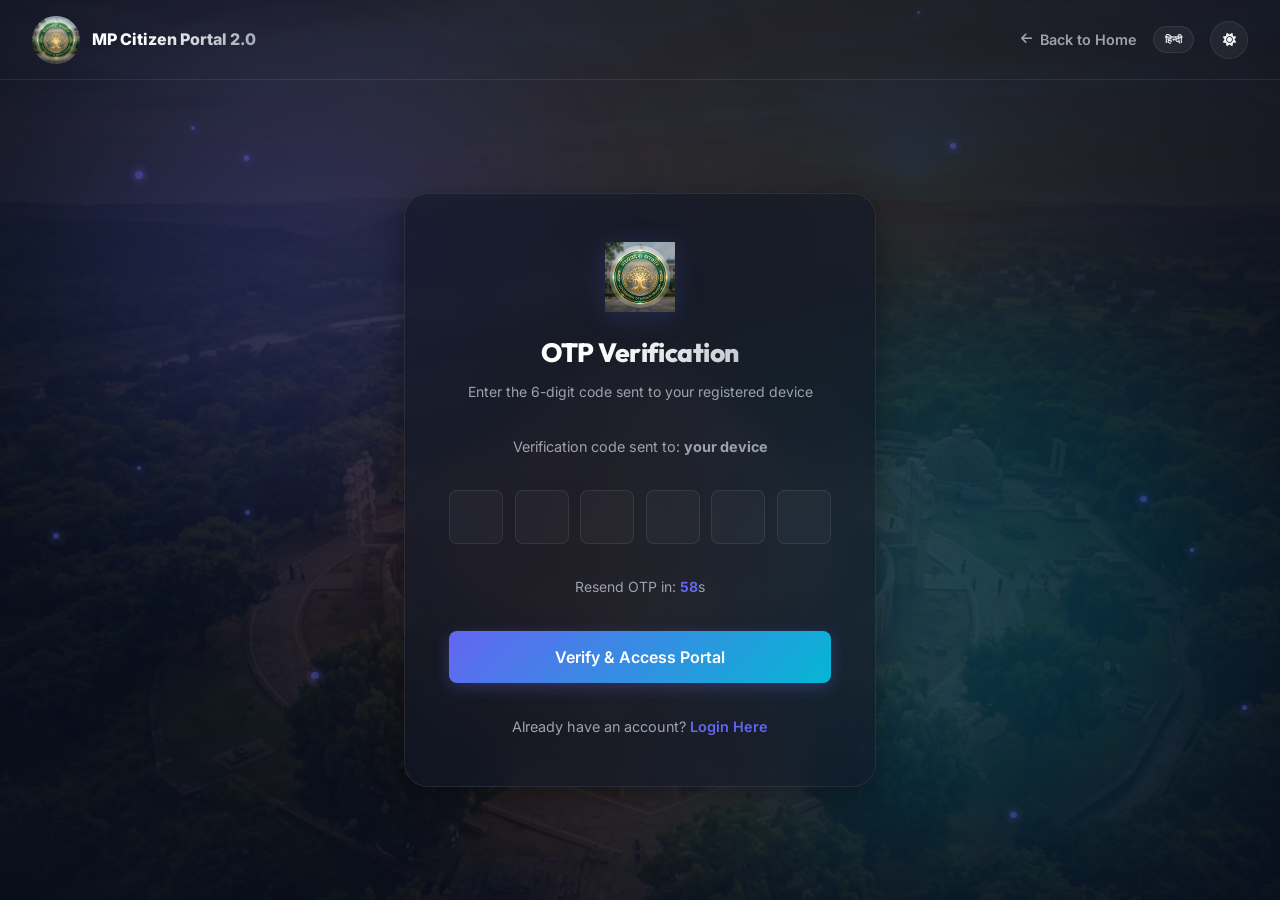
<file: otp-verification.html>
<!DOCTYPE html>
<html lang="en" data-theme="dark">
<head>
  <meta charset="UTF-8">
  <meta name="viewport" content="width=device-width, initial-scale=1.0">
  <meta name="description" content="OTP Verification - MP Citizen Portal 2.0. Complete your session validation using secure one-time passcode.">
  <title data-translate="otp_title">OTP Verification | MP Citizen Portal 2.0</title>
  
  <!-- FontAwesome Icons -->
  <link rel="stylesheet" href="https://cdnjs.cloudflare.com/ajax/libs/font-awesome/6.4.0/css/all.min.css">
  
  <!-- Core Design System & Auth Custom Styles -->
  <link rel="stylesheet" href="styles/main.css">
  <link rel="stylesheet" href="styles/auth.css">
</head>
<body>

  <!-- Clean Auth Header -->
  <header class="auth-header" id="auth-header">
    <div class="container header-container">
      <a href="index.html" class="brand" aria-label="MP Citizen Portal Home">
        <img src="assets/mp_logo.png" alt="Government of Madhya Pradesh Emblem" class="brand-logo">
        <div class="brand-text">
          <span class="brand-title" data-translate="auth_portal_title">MP Citizen Portal 2.0</span>
        </div>
      </a>

      <div class="header-actions">
        <!-- Return Home Button -->
        <a href="index.html" class="btn-back-home" data-translate="btn_back_home">
          <i class="fas fa-arrow-left"></i> Back to Home
        </a>

        <!-- Language Switcher -->
        <button class="btn-lang" id="lang-toggle-btn">हिन्दी</button>
        
        <!-- Dark/Light Mode Switcher -->
        <button class="btn-toggle" id="theme-toggle-btn" aria-label="Toggle Dark/Light Mode">
          <i class="fas fa-sun"></i>
        </button>
      </div>
    </div>
  </header>

  <!-- Fullscreen Heritage Slideshow Background -->
  <div class="auth-bg-slider">
    <div class="auth-bg-slide" style="background-image: url('assets/sanchi_stupa.png');"></div>
    <div class="auth-bg-slide" style="background-image: url('assets/khajuraho.png');"></div>
    <div class="auth-bg-slide" style="background-image: url('assets/gwalior_fort.png');"></div>
    <div class="auth-bg-slide" style="background-image: url('assets/mp_tiger.png');"></div>
    <div class="auth-bg-slide" style="background-image: url('assets/narmada_river.png');"></div>
    <div class="auth-bg-slide" style="background-image: url('assets/wheat_fields.png');"></div>
  </div>
  <div class="auth-bg-overlay"></div>
  <div class="auth-orbs-container">
    <div class="auth-orb orb-primary"></div>
    <div class="auth-orb orb-secondary"></div>
    <div class="auth-orb orb-saffron"></div>
  </div>
  <div class="auth-particles"></div>

  <!-- Primary Wrapper -->
  <main class="auth-wrapper">
    <div class="auth-container">
      <div class="auth-card">
        
        <!-- Loading & Success Fullscreen Overlay -->
        <div class="auth-loader-overlay" id="auth-overlay">
          <div class="auth-overlay-spinner" id="auth-spinner"></div>
          <div class="auth-loader-text" id="auth-loader-text">Verifying OTP code...</div>
          <div class="auth-success-box" id="auth-success-box">
            <div class="success-checkmark">
              <svg class="checkmark" xmlns="http://www.w3.org/2000/svg" viewBox="0 0 52 52">
                <circle class="checkmark__circle" cx="26" cy="26" r="25" fill="none"/>
                <path class="checkmark__check" fill="none" d="M14.1 27.2l7.1 7.2 16.7-16.8"/>
              </svg>
            </div>
            <h3 class="auth-overlay-text" id="auth-success-title">Verification Successful</h3>
            <p class="auth-subtitle" id="auth-success-desc" style="margin-top: 0.5rem;">Redirecting to portal...</p>
          </div>
        </div>

        <!-- Emblem & Card Header -->
        <div class="auth-logo-header">
          <img src="assets/mp_logo.png" alt="MP Government Emblem" class="auth-emblem">
          <h2 class="auth-title" data-translate="otp_title">OTP Verification</h2>
          <p class="auth-subtitle" data-translate="otp_subtitle">Enter the 6-digit code sent to your registered device</p>
        </div>

        <!-- OTP Verification Form -->
        <form id="otp-form" novalidate>
          <div class="otp-sent-info" style="text-align: center; font-size: 0.9rem; color: var(--text-secondary);" data-translate="otp_sent_to">
            Verification code sent to: <strong id="otp-target">your registered device</strong>
          </div>

          <!-- Multi-box Code Input fields -->
          <div class="otp-inputs-container">
            <input type="tel" class="otp-digit-box" pattern="[0-9]" inputmode="numeric" required maxlength="1" aria-label="Digit 1">
            <input type="tel" class="otp-digit-box" pattern="[0-9]" inputmode="numeric" required maxlength="1" aria-label="Digit 2">
            <input type="tel" class="otp-digit-box" pattern="[0-9]" inputmode="numeric" required maxlength="1" aria-label="Digit 3">
            <input type="tel" class="otp-digit-box" pattern="[0-9]" inputmode="numeric" required maxlength="1" aria-label="Digit 4">
            <input type="tel" class="otp-digit-box" pattern="[0-9]" inputmode="numeric" required maxlength="1" aria-label="Digit 5">
            <input type="tel" class="otp-digit-box" pattern="[0-9]" inputmode="numeric" required maxlength="1" aria-label="Digit 6">
          </div>

          <!-- Countdown timer / Resend toggle -->
          <div class="otp-timer-wrapper" id="timer-wrapper" data-translate="otp_timer_lbl">
            Resend OTP in: <span class="otp-timer-count" id="timer-val">60</span>s
          </div>
          <div style="text-align: center; margin-bottom: 2rem;">
            <button class="btn-resend-otp" id="resend-otp-btn" style="display: none;" data-translate="link_resend">Resend OTP</button>
          </div>

          <button type="submit" class="btn-auth-submit">
            <span class="btn-auth-spinner"></span>
            <span data-translate="btn_verify">Verify & Access Portal</span>
          </button>
        </form>

        <!-- Redirect Link Option -->
        <div class="auth-redirect-footer">
          <span data-translate="have_account">Already have an account?</span>
          <a href="login.html" data-translate="link_login">Login Here</a>
        </div>
        
      </div>
    </div>
  </main>

  <!-- Interactive JavaScript logic -->
  <script src="js/auth.js"></script>
</body>
</html>
</file>
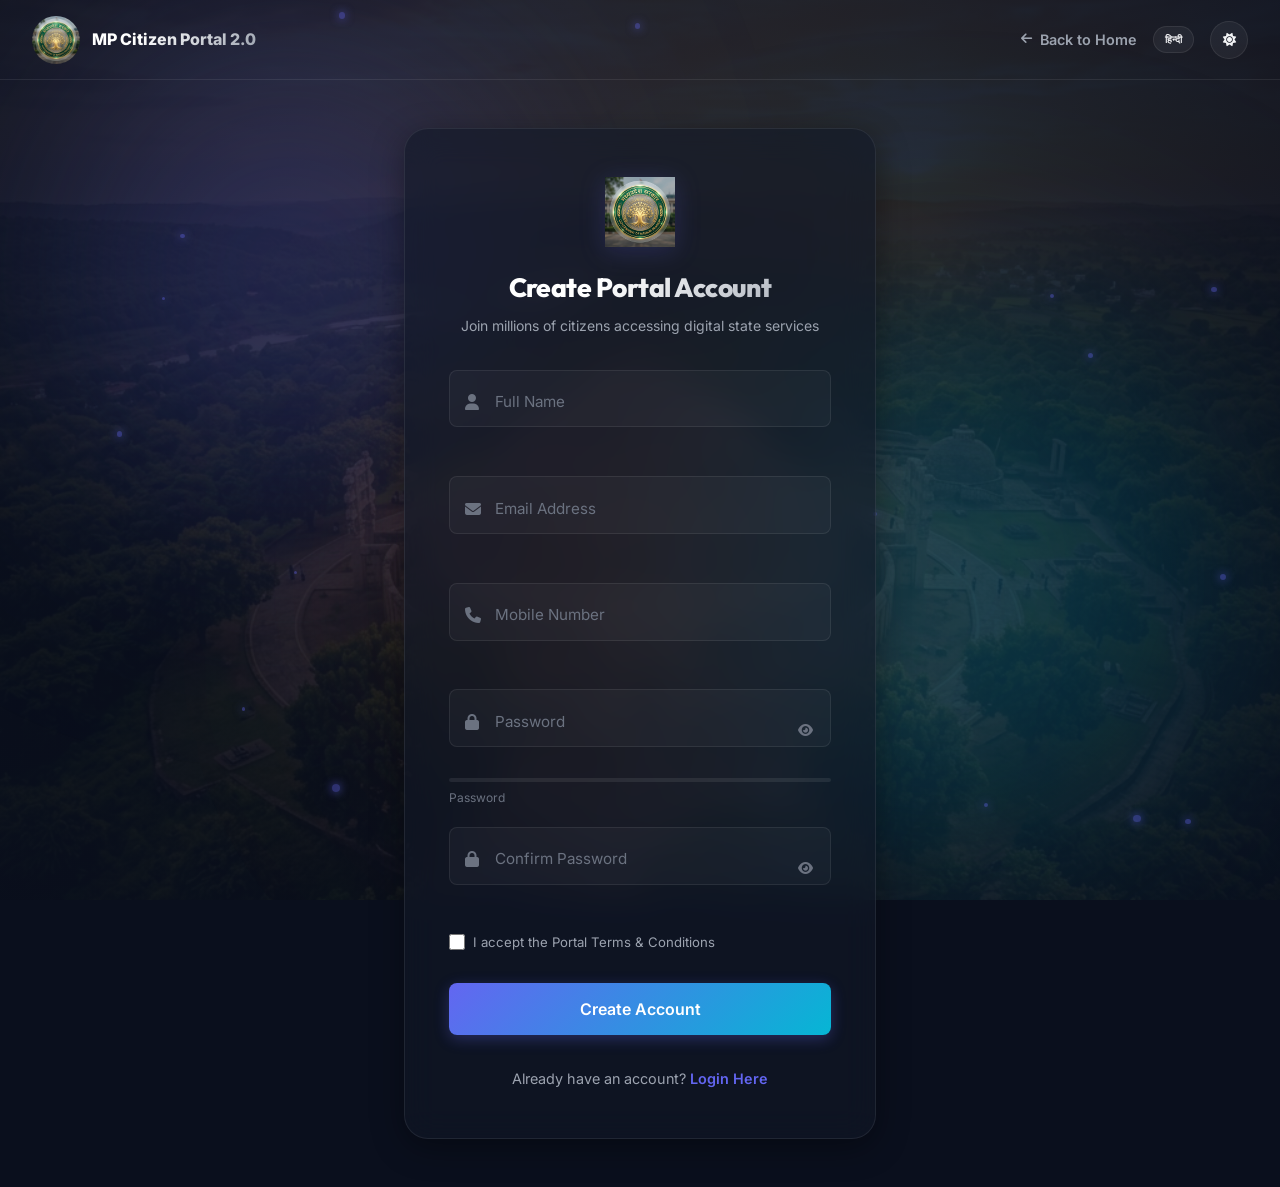
<file: register.html>
<!DOCTYPE html>
<html lang="en" data-theme="dark">
<head>
  <meta charset="UTF-8">
  <meta name="viewport" content="width=device-width, initial-scale=1.0">
  <meta name="description" content="Register Account - MP Citizen Portal 2.0. Create your digital portal profile to access schemes and services.">
  <title data-translate="register_title">Create Portal Account | MP Citizen Portal 2.0</title>
  
  <!-- FontAwesome Icons -->
  <link rel="stylesheet" href="https://cdnjs.cloudflare.com/ajax/libs/font-awesome/6.4.0/css/all.min.css">
  
  <!-- Core Design System & Auth Custom Styles -->
  <link rel="stylesheet" href="styles/main.css">
  <link rel="stylesheet" href="styles/auth.css">
</head>
<body>

  <!-- Clean Auth Header -->
  <header class="auth-header" id="auth-header">
    <div class="container header-container">
      <a href="index.html" class="brand" aria-label="MP Citizen Portal Home">
        <img src="assets/mp_logo.png" alt="Government of Madhya Pradesh Emblem" class="brand-logo">
        <div class="brand-text">
          <span class="brand-title" data-translate="auth_portal_title">MP Citizen Portal 2.0</span>
        </div>
      </a>

      <div class="header-actions">
        <!-- Return Home Button -->
        <a href="index.html" class="btn-back-home" data-translate="btn_back_home">
          <i class="fas fa-arrow-left"></i> Back to Home
        </a>

        <!-- Language Switcher -->
        <button class="btn-lang" id="lang-toggle-btn">हिन्दी</button>
        
        <!-- Dark/Light Mode Switcher -->
        <button class="btn-toggle" id="theme-toggle-btn" aria-label="Toggle Dark/Light Mode">
          <i class="fas fa-sun"></i>
        </button>
      </div>
    </div>
  </header>

  <!-- Fullscreen Heritage Slideshow Background -->
  <div class="auth-bg-slider">
    <div class="auth-bg-slide" style="background-image: url('assets/sanchi_stupa.png');"></div>
    <div class="auth-bg-slide" style="background-image: url('assets/khajuraho.png');"></div>
    <div class="auth-bg-slide" style="background-image: url('assets/gwalior_fort.png');"></div>
    <div class="auth-bg-slide" style="background-image: url('assets/mp_tiger.png');"></div>
    <div class="auth-bg-slide" style="background-image: url('assets/narmada_river.png');"></div>
    <div class="auth-bg-slide" style="background-image: url('assets/wheat_fields.png');"></div>
  </div>
  <div class="auth-bg-overlay"></div>
  <div class="auth-orbs-container">
    <div class="auth-orb orb-primary"></div>
    <div class="auth-orb orb-secondary"></div>
    <div class="auth-orb orb-saffron"></div>
  </div>
  <div class="auth-particles"></div>

  <!-- Primary Wrapper -->
  <main class="auth-wrapper">
    <div class="auth-container">
      <div class="auth-card" style="margin-top: 1.5rem; margin-bottom: 1.5rem;">
        
        <!-- Loading & Success Fullscreen Overlay -->
        <div class="auth-loader-overlay" id="auth-overlay">
          <div class="auth-overlay-spinner" id="auth-spinner"></div>
          <div class="auth-loader-text" id="auth-loader-text">Creating secure profile...</div>
          <div class="auth-success-box" id="auth-success-box">
            <div class="success-checkmark">
              <svg class="checkmark" xmlns="http://www.w3.org/2000/svg" viewBox="0 0 52 52">
                <circle class="checkmark__circle" cx="26" cy="26" r="25" fill="none"/>
                <path class="checkmark__check" fill="none" d="M14.1 27.2l7.1 7.2 16.7-16.8"/>
              </svg>
            </div>
            <h3 class="auth-overlay-text" id="auth-success-title">Registration Successful</h3>
            <p class="auth-subtitle" id="auth-success-desc" style="margin-top: 0.5rem;">Redirecting to verify mobile...</p>
          </div>
        </div>

        <!-- Emblem & Card Header -->
        <div class="auth-logo-header">
          <img src="assets/mp_logo.png" alt="MP Government Emblem" class="auth-emblem">
          <h2 class="auth-title" data-translate="register_title">Create Portal Account</h2>
          <p class="auth-subtitle" data-translate="register_subtitle">Join millions of citizens accessing digital state services</p>
        </div>

        <!-- Registration Form -->
        <form id="register-form" novalidate>
          <!-- Full Name -->
          <div class="auth-form-group">
            <input type="text" id="reg-name" class="auth-input-control" placeholder=" " required minlength="3" autocomplete="name">
            <label for="reg-name" class="auth-input-label" data-translate="label_fullname">Full Name</label>
            <i class="fas fa-user auth-input-icon"></i>
            <span class="auth-validation-msg"></span>
          </div>

          <!-- Email Address -->
          <div class="auth-form-group">
            <input type="email" id="reg-email" class="auth-input-control" placeholder=" " required autocomplete="email">
            <label for="reg-email" class="auth-input-label" data-translate="label_email">Email Address</label>
            <i class="fas fa-envelope auth-input-icon"></i>
            <span class="auth-validation-msg"></span>
          </div>

          <!-- Mobile Number -->
          <div class="auth-form-group">
            <input type="tel" id="reg-mobile" class="auth-input-control" placeholder=" " required maxlength="10" autocomplete="tel">
            <label for="reg-mobile" class="auth-input-label" data-translate="label_mobile">Mobile Number</label>
            <i class="fas fa-phone auth-input-icon"></i>
            <span class="auth-validation-msg"></span>
          </div>

          <!-- Password -->
          <div class="auth-form-group" style="margin-bottom: 1.25rem;">
            <input type="password" id="reg-password" class="auth-input-control" placeholder=" " required autocomplete="new-password">
            <label for="reg-password" class="auth-input-label" data-translate="label_password">Password</label>
            <i class="fas fa-lock auth-input-icon"></i>
            <button type="button" class="auth-password-toggle" aria-label="Toggle Password Visibility">
              <i class="fas fa-eye"></i>
            </button>
            <span class="auth-validation-msg"></span>
          </div>

          <!-- Password Strength Indicator -->
          <div class="strength-meter-container">
            <div class="strength-meter-bar">
              <div class="strength-meter-progress"></div>
            </div>
            <div class="strength-meter-text">
              <span data-translate="label_password">Password Strength</span>
              <span></span>
            </div>
          </div>

          <!-- Confirm Password -->
          <div class="auth-form-group">
            <input type="password" id="reg-password-confirm" class="auth-input-control" placeholder=" " required autocomplete="new-password">
            <label for="reg-password-confirm" class="auth-input-label" data-translate="label_confirm_password">Confirm Password</label>
            <i class="fas fa-lock auth-input-icon"></i>
            <button type="button" class="auth-password-toggle" aria-label="Toggle Password Visibility">
              <i class="fas fa-eye"></i>
            </button>
            <span class="auth-validation-msg"></span>
          </div>

          <!-- Terms check -->
          <div class="auth-options" style="margin-bottom: 2rem;">
            <label class="auth-remember-me" style="line-height: 1.3;">
              <input type="checkbox" id="reg-terms" required>
              <span data-translate="chk_terms" style="font-size: 0.825rem;">I accept the Portal Terms & Conditions</span>
            </label>
          </div>

          <!-- Create Account Button -->
          <button type="submit" class="btn-auth-submit">
            <span class="btn-auth-spinner"></span>
            <span data-translate="btn_register">Create Account</span>
          </button>
        </form>

        <!-- Redirect Link Option -->
        <div class="auth-redirect-footer">
          <span data-translate="have_account">Already have an account?</span>
          <a href="login.html" data-translate="link_login">Login Here</a>
        </div>
        
      </div>
    </div>
  </main>

  <!-- Interactive JavaScript logic -->
  <script src="js/auth.js"></script>
</body>
</html>
</file>
<file: styles/main.css>
/* 
 * MP Citizen Portal 2.0 - Core Design System & Styles
 * Author: Senior UI/UX Designer & Frontend Architect
 */

@import url('https://fonts.googleapis.com/css2?family=Inter:wght@300;400;500;600;700&family=Outfit:wght@400;500;600;700;800&display=swap');

/* CSS Variables */
:root {
  /* Font Families */
  --font-heading: 'Outfit', 'Inter', sans-serif;
  --font-body: 'Inter', sans-serif;

  /* Theme Colors (Default Dark Theme) */
  --bg-primary: #0a0f1d;
  --bg-secondary: #111827;
  --bg-surface: rgba(17, 24, 39, 0.7);
  --border-color: rgba(255, 255, 255, 0.08);
  --border-glow: rgba(99, 102, 241, 0.15);
  
  --text-primary: #f3f4f6;
  --text-secondary: #9ca3af;
  --text-muted: #6b7280;

  /* Brand Accents */
  --color-primary: #6366f1;
  --color-primary-hover: #4f46e5;
  --color-secondary: #06b6d4;
  --color-saffron: #f97316;
  --color-saffron-light: #ffedd5;
  --color-green: #10b981;
  --color-green-light: #d1fae5;
  
  /* Glassmorphism Specs */
  --glass-bg: rgba(17, 24, 39, 0.6);
  --glass-border: rgba(255, 255, 255, 0.08);
  --glass-blur: 16px;
  --glass-shadow: 0 8px 32px 0 rgba(0, 0, 0, 0.37);

  /* Dimensions */
  --header-height: 80px;
  --border-radius-sm: 8px;
  --border-radius-md: 16px;
  --border-radius-lg: 24px;
  --transition-smooth: all 0.4s cubic-bezier(0.16, 1, 0.3, 1);
  --transition-fast: all 0.2s ease;
}

/* Light Theme Variables */
[data-theme="light"] {
  --bg-primary: #f8fafc;
  --bg-secondary: #ffffff;
  --bg-surface: rgba(255, 255, 255, 0.7);
  --border-color: rgba(15, 23, 42, 0.08);
  --border-glow: rgba(99, 102, 241, 0.1);
  
  --text-primary: #0f172a;
  --text-secondary: #475569;
  --text-muted: #94a3b8;

  /* Brand Accents (Light-adapted) */
  --color-primary: #4f46e5;
  --color-primary-hover: #4338ca;
  --color-secondary: #0891b2;
  
  /* Glassmorphism Specs */
  --glass-bg: rgba(255, 255, 255, 0.65);
  --glass-border: rgba(0, 0, 0, 0.06);
  --glass-blur: 16px;
  --glass-shadow: 0 8px 32px 0 rgba(15, 23, 42, 0.08);
}

/* Basic Reset & Defaults */
* {
  margin: 0;
  padding: 0;
  box-sizing: border-box;
  outline: none;
}

html {
  scroll-behavior: smooth;
  font-size: 16px;
}

body {
  font-family: var(--font-body);
  background-color: var(--bg-primary);
  color: var(--text-primary);
  line-height: 1.6;
  overflow-x: hidden;
  transition: background-color 0.4s ease, color 0.4s ease;
}

h1, h2, h3, h4, h5, h6 {
  font-family: var(--font-heading);
  font-weight: 700;
  letter-spacing: -0.02em;
}

a {
  text-decoration: none;
  color: inherit;
  transition: var(--transition-fast);
}

button {
  cursor: pointer;
  border: none;
  background: none;
  font-family: var(--font-body);
  transition: var(--transition-smooth);
}

li {
  list-style: none;
}

/* Custom Scrollbar */
::-webkit-scrollbar {
  width: 10px;
}
::-webkit-scrollbar-track {
  background: var(--bg-primary);
}
::-webkit-scrollbar-thumb {
  background: rgba(99, 102, 241, 0.3);
  border-radius: var(--border-radius-sm);
  border: 2px solid var(--bg-primary);
}
::-webkit-scrollbar-thumb:hover {
  background: var(--color-primary);
}

/* --- Layout Containers --- */
.container {
  max-width: 1280px;
  margin: 0 auto;
  padding: 0 2rem;
  position: relative;
}

/* --- Glassmorphism Base --- */
.glass-panel {
  background: var(--glass-bg);
  backdrop-filter: blur(var(--glass-blur));
  -webkit-backdrop-filter: blur(var(--glass-blur));
  border: 1px solid var(--glass-border);
  border-radius: var(--border-radius-md);
  box-shadow: var(--glass-shadow);
  transition: var(--transition-smooth);
}
.glass-panel:hover {
  border-color: var(--border-glow);
  box-shadow: 0 12px 40px 0 rgba(99, 102, 241, 0.12);
}

/* --- Navigation Header --- */
.site-header {
  position: fixed;
  top: 0;
  left: 0;
  width: 100%;
  height: var(--header-height);
  z-index: 1000;
  border-bottom: 1px solid var(--glass-border);
  transition: var(--transition-smooth);
}

.site-header.scrolled {
  background: var(--glass-bg);
  backdrop-filter: blur(var(--glass-blur));
  -webkit-backdrop-filter: blur(var(--glass-blur));
  box-shadow: var(--glass-shadow);
  height: 70px;
}

.header-container {
  display: flex;
  justify-content: space-between;
  align-items: center;
  height: 100%;
}

.brand {
  display: flex;
  align-items: center;
  gap: 0.75rem;
}

.brand-logo {
  height: 48px;
  width: 48px;
  border-radius: 30px;
  object-fit: contain;
  transition: var(--transition-smooth);
}

.site-header.scrolled .brand-logo {
  height: 40px;
  width: 40px;
}

.brand-text {
  display: flex;
  flex-direction: column;
}

.brand-title {
  font-size: 1.00rem;
  font-weight: 800;
  background: linear-gradient(135deg, #fff 30%, var(--text-secondary));
  -webkit-background-clip: text;
  -webkit-text-fill-color: transparent;
}
[data-theme="light"] .brand-title {
  background: linear-gradient(135deg, var(--text-primary) 30%, var(--color-primary));
  -webkit-background-clip: text;
  -webkit-text-fill-color: transparent;
}

.brand-subtitle {
  font-size: 0.7rem;
  letter-spacing: 0.1em;
  text-transform: uppercase;
  color: var(--color-saffron);
  font-weight: 600;
}

/* Header Navbar Search */
.nav-search {
  flex: 0 1 300px;
  margin: 0 1.5rem;
  position: relative;
}

.search-input-wrapper {
  display: flex;
  align-items: center;
  background: rgba(255, 255, 255, 0.05);
  border: 1px solid var(--glass-border);
  border-radius: 30px;
  padding: 0.4rem 0.8rem;
  transition: var(--transition-smooth);
}
[data-theme="light"] .search-input-wrapper {
  background: rgba(0, 0, 0, 0.03);
}

.search-input-wrapper:focus-within {
  border-color: var(--color-primary);
  background: rgba(255, 255, 255, 0.08);
  box-shadow: 0 0 15px rgba(99, 102, 241, 0.2);
}
[data-theme="light"] .search-input-wrapper:focus-within {
  background: #fff;
}

.search-input-wrapper input {
  background: none;
  border: none;
  color: var(--text-primary);
  width: 100%;
  padding-left: 0.5rem;
  font-size: 0.875rem;
}

.search-input-wrapper i {
  color: var(--text-secondary);
  font-size: 0.9rem;
}

/* Nav Menu Links */
.nav-menu {
  display: flex;
  align-items: center;
  gap: 1.5rem;
}

.nav-link {
  font-weight: 500;
  font-size: 0.9rem;
  color: var(--text-secondary);
  position: relative;
  padding: 0.25rem 0;
}

.nav-link::after {
  content: '';
  position: absolute;
  bottom: 0;
  left: 0;
  width: 0;
  height: 2px;
  background: linear-gradient(90deg, var(--color-saffron), var(--color-secondary));
  transition: var(--transition-smooth);
}

.nav-link:hover {
  color: var(--text-primary);
}

.nav-link:hover::after {
  width: 100%;
}

/* Navbar Dashboards Dropdown */
.nav-dropdown {
  position: relative;
  display: inline-block;
}

.nav-dropdown-content {
  display: none;
  position: absolute;
  top: 100%;
  left: 50%;
  transform: translateX(-50%) translateY(10px);
  min-width: 220px;
  background: var(--glass-bg);
  backdrop-filter: blur(var(--glass-blur));
  -webkit-backdrop-filter: blur(var(--glass-blur));
  border: 1px solid var(--glass-border);
  border-radius: var(--border-radius-sm);
  box-shadow: var(--glass-shadow);
  padding: 0.5rem 0;
  z-index: 1100;
}

.nav-dropdown-content a {
  display: flex;
  align-items: center;
  padding: 0.65rem 1.25rem;
  font-size: 0.85rem;
  font-weight: 500;
  color: var(--text-secondary);
  transition: var(--transition-fast);
}

.nav-dropdown-content a i {
  font-size: 0.9rem;
}

.nav-dropdown-content a:hover {
  color: var(--text-primary);
  background: rgba(255, 255, 255, 0.05);
}

[data-theme="light"] .nav-dropdown-content a:hover {
  background: rgba(0, 0, 0, 0.02);
}

.nav-dropdown:hover .nav-dropdown-content {
  display: block;
  animation: dropdownFadeIn 0.3s ease forwards;
}

/* Support programmatic open state (useful for touch and keyboard) */
.nav-dropdown.open .nav-dropdown-content {
  display: block;
  animation: dropdownFadeIn 0.18s ease forwards;
}

.nav-dropdown .nav-link {
  background: transparent;
  border: none;
}

@keyframes dropdownFadeIn {
  from {
    opacity: 0;
    transform: translateX(-50%) translateY(15px);
  }
  to {
    opacity: 1;
    transform: translateX(-50%) translateY(10px);
  }
}


/* Header Utilities (Toggles) */
.header-actions {
  display: flex;
  align-items: center;
  gap: 1rem;
}

.btn-toggle {
  height: 38px;
  width: 38px;
  border-radius: 50%;
  display: flex;
  align-items: center;
  justify-content: center;
  background: rgba(255, 255, 255, 0.05);
  border: 1px solid var(--glass-border);
  color: var(--text-primary);
}
[data-theme="light"] .btn-toggle {
  background: rgba(0, 0, 0, 0.03);
}

.btn-toggle:hover {
  background: var(--color-primary);
  color: #fff;
  transform: translateY(-2px);
}

/* Lang Toggle Button */
.btn-lang {
  font-size: 0.6rem;
  font-weight: 600;
  padding: 0.39rem 0.70rem;
  border-radius: 30px;
  background: rgba(255, 255, 255, 0.05);
  border: 1px solid var(--glass-border);
  color: var(--text-primary);
}
[data-theme="light"] .btn-lang {
  background: rgba(0, 0, 0, 0.03);
}
.btn-lang:hover {
  border-color: var(--color-primary);
  background: rgba(99, 102, 241, 0.1);
}

/* Login Button */
.btn-login {
  background: linear-gradient(135deg, var(--color-primary), var(--color-secondary));
  color: #fff !important;
  font-weight: 600;
  font-size: 0.9rem;
  padding: 0.5rem 1.25rem;
  border-radius: 30px;
  box-shadow: 0 4px 15px rgba(99, 102, 241, 0.3);
}

.btn-login:hover {
  transform: translateY(-2px);
  box-shadow: 0 6px 20px rgba(99, 102, 241, 0.4);
}

.mobile-menu-btn {
  display: none;
  font-size: 1.5rem;
  color: var(--text-primary);
}

/* --- Hero Section --- */
.hero {
  position: relative;
  height: 100vh;
  width: 100%;
  display: flex;
  align-items: center;
  justify-content: center;
  overflow: hidden;
}

/* Drone Slider Backgrounds */
.hero-slider {
  position: absolute;
  top: 0;
  left: 0;
  width: 100%;
  height: 100%;
  z-index: 1;
}

.slide {
  position: absolute;
  top: 0;
  left: 0;
  width: 100%;
  height: 100%;
  opacity: 0;
  transition: opacity 1.5s ease-in-out;
  background-size: cover;
  background-position: center;
}

.slide.active {
  opacity: 1;
}

.hero-overlay {
  position: absolute;
  top: 0;
  left: 0;
  width: 100%;
  height: 100%;
  background: linear-gradient(to bottom, rgba(10, 15, 29, 0.5), rgba(10, 15, 29, 0.9));
  z-index: 2;
}
[data-theme="light"] .hero-overlay {
  background: linear-gradient(to bottom, rgba(248, 250, 252, 0.4), rgba(248, 250, 252, 0.95));
}

.hero-content {
  position: relative;
  z-index: 3;
  text-align: center;
  max-width: 900px;
  padding: 0 1.5rem;
  margin-top: 60px;
}

.hero-badge {
  display: inline-flex;
  align-items: center;
  gap: 0.5rem;
  padding: 0.5rem 1rem;
  background: rgba(255, 255, 255, 0.08);
  border: 1px solid rgba(255, 255, 255, 0.15);
  border-radius: 50px;
  margin-bottom: 1.5rem;
  color: var(--text-primary);
  font-size: 0.85rem;
  font-weight: 500;
  backdrop-filter: blur(10px);
}
[data-theme="light"] .hero-badge {
  background: rgba(0, 0, 0, 0.04);
  border-color: rgba(0, 0, 0, 0.08);
}
.hero-badge i {
  color: var(--color-saffron);
}

.hero-title {
  font-size: 3.5rem;
  line-height: 1.2;
  margin-bottom: 1rem;
  font-weight: 800;
  background: linear-gradient(135deg, #ffffff, #93c5fd, #e0f2fe);
  -webkit-background-clip: text;
  -webkit-text-fill-color: transparent;
}
[data-theme="light"] .hero-title {
  background: linear-gradient(135deg, #0f172a, #2563eb, #1e40af);
  -webkit-background-clip: text;
  -webkit-text-fill-color: transparent;
}

.hero-desc {
  font-size: 1.125rem;
  color: var(--text-secondary);
  margin-bottom: 2.5rem;
  max-width: 750px;
  margin-left: auto;
  margin-right: auto;
}

/* AI Service Search Container */
.hero-search-container {
  background: rgba(255, 255, 255, 0.05);
  backdrop-filter: blur(20px);
  -webkit-backdrop-filter: blur(20px);
  border: 1px solid rgba(255, 255, 255, 0.1);
  padding: 0.6rem;
  border-radius: 50px;
  display: flex;
  align-items: center;
  max-width: 680px;
  margin: 0 auto 1.5rem auto;
  box-shadow: 0 20px 50px rgba(0, 0, 0, 0.3);
  position: relative;
}
[data-theme="light"] .hero-search-container {
  background: rgba(255, 255, 255, 0.85);
  border-color: rgba(0, 0, 0, 0.06);
  box-shadow: 0 20px 50px rgba(15, 23, 42, 0.08);
}

.hero-search-icon {
  margin-left: 1.25rem;
  color: var(--color-primary);
  font-size: 1.25rem;
}

.hero-search-container input {
  background: none;
  border: none;
  color: var(--text-primary);
  flex-grow: 1;
  font-size: 1.05rem;
  padding: 0.75rem 1rem;
  font-family: var(--font-body);
}

.voice-search-btn {
  background: rgba(99, 102, 241, 0.1);
  color: var(--color-primary);
  height: 44px;
  width: 44px;
  border-radius: 50%;
  display: flex;
  align-items: center;
  justify-content: center;
  margin-right: 0.5rem;
  font-size: 0.9rem;
}
.voice-search-btn:hover {
  background: var(--color-primary);
  color: #fff;
}

.hero-search-btn {
  background: linear-gradient(135deg, var(--color-primary), var(--color-secondary));
  color: #fff;
  font-weight: 500;
  padding: 0.85rem 1.75rem;
  border-radius: 30px;
  display: flex;
  align-items: center;
  gap: 0.5rem;
}
.hero-search-btn:hover {
  transform: scale(1.03);
}

/* Quick Tags */
.search-tags {
  display: flex;
  flex-wrap: wrap;
  justify-content: center;
  gap: 0.75rem;
  margin-bottom: 2rem;
}
.search-tags span {
  font-size: 1.0rem;
  color: var(--text-secondary);
}
.search-tag {
  background: rgba(255, 255, 255, 0.06);
  border: 1px solid var(--glass-border);
  padding: 0.35rem 0.95rem;
  border-radius: 20px;
  font-size: 0.8rem;
  color: var(--text-primary);
  cursor: pointer;
  transition: var(--transition-fast);
}
[data-theme="light"] .search-tag {
  background: rgba(0, 0, 0, 0.03);
}
.search-tag:hover {
  background: rgba(99, 102, 241, 0.15);
  border-color: var(--color-primary);
}

/* Slide Indicator / Scroll indicator */
.scroll-indicator {
  position: absolute;
  bottom: 2rem;
  left: 50%;
  transform: translateX(-50%);
  z-index: 3;
  display: flex;
  flex-direction: column;
  align-items: center;
  gap: 0.5rem;
  color: var(--text-secondary);
  font-size: 0.75rem;
  cursor: pointer;
}

.scroll-mouse {
  width: 24px;
  height: 40px;
  border: 2px solid var(--text-secondary);
  border-radius: 12px;
  position: relative;
}

.scroll-wheel {
  width: 4px;
  height: 8px;
  background-color: var(--color-secondary);
  border-radius: 2px;
  position: absolute;
  top: 6px;
  left: 50%;
  transform: translateX(-50%);
}

/* --- Section Global Rules --- */
.section {
  padding: 6rem 0;
  position: relative;
}

.section-header {
  text-align: center;
  margin-bottom: 4rem;
  max-width: 700px;
  margin-left: auto;
  margin-right: auto;
}

.section-subtitle {
  color: var(--color-primary);
  text-transform: uppercase;
  font-size: 0.85rem;
  font-weight: 700;
  letter-spacing: 0.15em;
  margin-bottom: 0.75rem;
  display: block;
}

.section-title {
  font-size: 2.5rem;
  font-weight: 800;
  margin-bottom: 1rem;
}

.section-desc {
  color: var(--text-secondary);
  font-size: 1rem;
}

/* --- Quick Actions Section --- */
.quick-actions-grid {
  display: grid;
  grid-template-columns: repeat(auto-fit, minmax(260px, 1fr));
  gap: 2rem;
}

.action-card {
  padding: 2rem;
  display: flex;
  flex-direction: column;
  align-items: flex-start;
  position: relative;
  overflow: hidden;
}

.action-icon-wrapper {
  height: 60px;
  width: 60px;
  border-radius: var(--border-radius-sm);
  display: flex;
  align-items: center;
  justify-content: center;
  font-size: 1.75rem;
  margin-bottom: 1.5rem;
  background: linear-gradient(135deg, rgba(99, 102, 241, 0.1), rgba(6, 182, 212, 0.1));
  color: var(--color-primary);
}

.action-card:hover .action-icon-wrapper {
  background: linear-gradient(135deg, var(--color-primary), var(--color-secondary));
  color: #fff;
  transform: scale(1.1) rotate(5deg);
}

.action-title {
  font-size: 1.25rem;
  margin-bottom: 0.5rem;
  font-weight: 600;
}

.action-desc {
  color: var(--text-secondary);
  font-size: 0.9rem;
  margin-bottom: 1.5rem;
  flex-grow: 1;
}

.action-link {
  font-weight: 600;
  font-size: 0.85rem;
  color: var(--color-secondary);
  display: flex;
  align-items: center;
  gap: 0.5rem;
}
.action-link i {
  transition: var(--transition-fast);
}
.action-card:hover .action-link i {
  transform: translateX(4px);
}

/* --- Featured Services & Heritage Section --- */
.featured-grid {
  display: grid;
  grid-template-columns: repeat(12, 1fr);
  gap: 2rem;
}

.featured-card {
  position: relative;
  border-radius: var(--border-radius-md);
  overflow: hidden;
  min-height: 350px;
  display: flex;
  flex-direction: column;
  justify-content: flex-end;
  padding: 2.5rem;
  box-shadow: 0 10px 30px rgba(0, 0, 0, 0.2);
}

.featured-card-bg {
  position: absolute;
  top: 0;
  left: 0;
  width: 100%;
  height: 100%;
  background-size: cover;
  background-position: center;
  transition: var(--transition-smooth);
  z-index: 1;
}

.featured-card:hover .featured-card-bg {
  transform: scale(1.08);
}

.featured-card-overlay {
  position: absolute;
  top: 0;
  left: 0;
  width: 100%;
  height: 100%;
  background: linear-gradient(to top, rgba(10, 15, 29, 0.95) 20%, rgba(10, 15, 29, 0.4) 60%, rgba(10, 15, 29, 0) 100%);
  z-index: 2;
}
[data-theme="light"] .featured-card-overlay {
  background: linear-gradient(to top, rgba(255, 255, 255, 0.98) 20%, rgba(255, 255, 255, 0.5) 60%, rgba(255, 255, 255, 0) 100%);
}

.featured-card-content {
  position: relative;
  z-index: 3;
}

.featured-tag {
  background: var(--color-saffron);
  color: #fff;
  padding: 0.25rem 0.75rem;
  border-radius: 20px;
  font-size: 0.75rem;
  font-weight: 600;
  display: inline-block;
  margin-bottom: 0.75rem;
}

.featured-card-title {
  font-size: 1.75rem;
  margin-bottom: 0.5rem;
  font-weight: 700;
}

.featured-card-desc {
  color: var(--text-secondary);
  font-size: 0.95rem;
  margin-bottom: 1.5rem;
}

.col-6 { grid-column: span 6; }
.col-4 { grid-column: span 4; }
.col-8 { grid-column: span 8; }

/* --- Government Statistics Section --- */
.stats-section {
  background: linear-gradient(135deg, rgba(99, 102, 241, 0.05) 0%, rgba(6, 182, 212, 0.05) 100%);
  border-top: 1px solid var(--border-color);
  border-bottom: 1px solid var(--border-color);
}

.stats-grid {
  display: grid;
  grid-template-columns: repeat(4, 1fr);
  gap: 2rem;
  text-align: center;
}

.stat-item {
  padding: 2rem;
}

.stat-number {
  font-family: var(--font-heading);
  font-size: 3.5rem;
  font-weight: 800;
  background: linear-gradient(135deg, var(--color-saffron), var(--color-primary), var(--color-secondary));
  -webkit-background-clip: text;
  -webkit-text-fill-color: transparent;
  margin-bottom: 0.5rem;
  line-height: 1;
}

.stat-label {
  color: var(--text-secondary);
  font-weight: 600;
  font-size: 1rem;
}

.stat-desc {
  font-size: 0.8rem;
  color: var(--text-muted);
  margin-top: 0.25rem;
}

/* --- Notifications & News Section --- */
.notifications-section {
  padding-bottom: 3rem;
}

.news-marquee-container {
  margin-bottom: 3rem;
  overflow: hidden;
  padding: 0.75rem;
  display: flex;
  align-items: center;
  gap: 1rem;
}

.marquee-badge {
  background: var(--color-saffron);
  color: #fff;
  padding: 0.4rem 1rem;
  border-radius: 4px;
  font-size: 0.8rem;
  font-weight: 700;
  white-space: nowrap;
}

.marquee-wrapper {
  overflow: hidden;
  flex-grow: 1;
  position: relative;
  min-width: 0;
}

.marquee-content {
  display: flex;
  white-space: nowrap;
  gap: 3rem;
  min-width: max-content;
}

.marquee-item {
  font-size: 0.95rem;
  font-weight: 500;
  display: flex;
  align-items: center;
  gap: 0.6rem;
  color: var(--text-primary);
  flex: 0 0 auto;
}

.marquee-bullet {
  height: 8px;
  width: 8px;
  border-radius: 50%;
  background: var(--color-secondary);
  flex-shrink: 0;
}

.marquee-text {
  color: var(--text-primary);
  line-height: 1.5;
  white-space: normal;
}

/* --- Popular Services Directory Section --- */
.tabs-container {
  display: flex;
  justify-content: center;
  gap: 1rem;
  margin-bottom: 3rem;
  flex-wrap: wrap;
}

.tab-btn {
  padding: 0.75rem 1.75rem;
  border-radius: 30px;
  font-weight: 600;
  font-size: 0.9rem;
  color: var(--text-secondary);
  background: rgba(255, 255, 255, 0.04);
  border: 1px solid var(--glass-border);
}
[data-theme="light"] .tab-btn {
  background: rgba(0, 0, 0, 0.02);
}

.tab-btn:hover {
  color: var(--text-primary);
  background: rgba(255, 255, 255, 0.08);
}

.tab-btn.active {
  background: linear-gradient(135deg, var(--color-primary), var(--color-secondary));
  color: #fff;
  border: none;
  box-shadow: 0 4px 15px rgba(99, 102, 241, 0.25);
}

.services-list-grid {
  display: grid;
  grid-template-columns: repeat(auto-fill, minmax(340px, 1fr));
  gap: 2rem;
  min-height: 380px;
}

.service-item-card {
  padding: 1.5rem;
  display: flex;
  gap: 1.25rem;
  align-items: flex-start;
  opacity: 1;
  transform: translateY(0);
}

.service-item-card.fade-out {
  opacity: 0;
  transform: translateY(10px);
  transition: opacity 0.2s ease, transform 0.2s ease;
}

.service-item-card.fade-in {
  opacity: 1;
  transform: translateY(0);
  transition: opacity 0.4s cubic-bezier(0.16, 1, 0.3, 1), transform 0.4s cubic-bezier(0.16, 1, 0.3, 1);
}

.service-item-icon {
  height: 48px;
  width: 48px;
  border-radius: 12px;
  display: flex;
  align-items: center;
  justify-content: center;
  font-size: 1.25rem;
  background: rgba(99, 102, 241, 0.1);
  color: var(--color-primary);
  flex-shrink: 0;
}

.service-item-info {
  flex-grow: 1;
}

.btn-apply{
  background: linear-gradient(135deg, var(--color-primary), var(--color-secondary));
  color: #fff;
  font-weight: 600;
  padding: 0.5rem 1.25rem;
  border-radius: 30px;
  font-size: 0.85rem;
}

.service-item-title {
  font-size: 1.05rem;
  font-weight: 600;
  margin-bottom: 0.25rem;
}

.service-item-desc {
  font-size: 0.85rem;
  color: var(--text-secondary);
  margin-bottom: 0.75rem;
}

.service-item-badge {
  display: inline-block;
  padding: 0.15rem 0.5rem;
  background: rgba(255, 255, 255, 0.05);
  font-size: 0.7rem;
  border-radius: 4px;
  color: var(--text-muted);
  border: 1px solid var(--glass-border);
}

/* --- Floating Elements & Chatbot AI --- */
.floating-assistant {
  position: fixed;
  bottom: 2rem;
  right: 2rem;
  z-index: 999;
}

.btn-assistant-trigger {
  height: 64px;
  width: 64px;
  border-radius: 50%;
  background: linear-gradient(135deg, var(--color-primary), var(--color-secondary));
  color: #fff;
  display: flex;
  align-items: center;
  justify-content: center;
  font-size: 1.75rem;
  box-shadow: 0 10px 30px rgba(99, 102, 241, 0.4);
  border: 2px solid rgba(255, 255, 255, 0.2);
  cursor: pointer;
  position: relative;
}

.btn-assistant-trigger::after {
  content: '';
  position: absolute;
  top: -2px;
  left: -2px;
  right: -2px;
  bottom: -2px;
  border-radius: 50%;
  border: 2px solid var(--color-secondary);
  animation: pulse-ring 2s cubic-bezier(0.215, 0.61, 0.355, 1) infinite;
  opacity: 0;
}

.chatbot-window {
  position: absolute;
  bottom: 80px;
  right: 0;
  width: 380px;
  height: 500px;
  border-radius: var(--border-radius-md);
  display: flex;
  flex-direction: column;
  overflow: hidden;
  box-shadow: 0 20px 50px rgba(0, 0, 0, 0.4);
  transform: translateY(20px) scale(0.95);
  opacity: 0;
  pointer-events: none;
  transition: var(--transition-smooth);
  z-index: 1000;
}

.chatbot-window.active {
  transform: translateY(0) scale(1);
  opacity: 1;
  pointer-events: all;
}

/* Chatbot Layout */
.chat-header {
  padding: 1.25rem;
  background: linear-gradient(135deg, var(--bg-secondary), rgba(99, 102, 241, 0.15));
  border-bottom: 1px solid var(--border-color);
  display: flex;
  align-items: center;
  justify-content: space-between;
}

.chat-header-info {
  display: flex;
  align-items: center;
  gap: 0.75rem;
}

.chat-avatar {
  height: 40px;
  width: 40px;
  border-radius: 50%;
  background: linear-gradient(135deg, var(--color-primary), var(--color-secondary));
  display: flex;
  align-items: center;
  justify-content: center;
  font-size: 1.25rem;
  color: #fff;
  border: 2px solid rgba(255, 255, 255, 0.2);
}

.chat-title-wrapper h4 {
  font-size: 0.95rem;
  font-weight: 700;
}

.chat-status {
  font-size: 0.7rem;
  color: var(--color-green);
  display: flex;
  align-items: center;
  gap: 0.25rem;
}

.chat-status::before {
  content: '';
  height: 6px;
  width: 6px;
  border-radius: 50%;
  background: var(--color-green);
}

.chat-close-btn {
  font-size: 1.25rem;
  color: var(--text-secondary);
}

.chat-messages {
  flex-grow: 1;
  padding: 1.25rem;
  overflow-y: auto;
  display: flex;
  flex-direction: column;
  gap: 1rem;
  background: var(--bg-primary);
}

.chat-bubble {
  max-width: 80%;
  padding: 0.75rem 1rem;
  border-radius: 14px;
  font-size: 0.85rem;
  line-height: 1.4;
}

.chat-bubble.bot {
  background: var(--bg-secondary);
  color: var(--text-primary);
  border: 1px solid var(--border-color);
  align-self: flex-start;
  border-bottom-left-radius: 2px;
}

.chat-bubble.user {
  background: linear-gradient(135deg, var(--color-primary), var(--color-primary-hover));
  color: #fff;
  align-self: flex-end;
  border-bottom-right-radius: 2px;
}

.chat-input-area {
  padding: 1rem;
  background: var(--bg-secondary);
  border-top: 1px solid var(--border-color);
  display: flex;
  gap: 0.5rem;
}

.chat-input-area input {
  flex-grow: 1;
  background: var(--bg-primary);
  border: 1px solid var(--border-color);
  color: var(--text-primary);
  padding: 0.6rem 1rem;
  border-radius: 20px;
  font-size: 0.85rem;
}

.chat-send-btn {
  height: 36px;
  width: 36px;
  border-radius: 50%;
  background: var(--color-primary);
  color: #fff;
  display: flex;
  align-items: center;
  justify-content: center;
  font-size: 0.9rem;
}

/* --- Voice Search UI Modal --- */
.voice-search-modal {
  position: fixed;
  top: 0;
  left: 0;
  width: 100vw;
  height: 100vh;
  z-index: 2000;
  display: flex;
  align-items: center;
  justify-content: center;
  opacity: 0;
  pointer-events: none;
  transition: var(--transition-smooth);
}

.voice-search-modal.active {
  opacity: 1;
  pointer-events: all;
}

.voice-modal-overlay {
  position: absolute;
  top: 0;
  left: 0;
  width: 100%;
  height: 100%;
  background: rgba(10, 15, 29, 0.95);
  backdrop-filter: blur(10px);
}
[data-theme="light"] .voice-modal-overlay {
  background: rgba(255, 255, 255, 0.95);
}

.voice-modal-content {
  position: relative;
  z-index: 2;
  text-align: center;
  max-width: 500px;
  padding: 2rem;
}

.voice-wave-container {
  height: 180px;
  display: flex;
  align-items: center;
  justify-content: center;
  margin-bottom: 2rem;
}

.voice-mic-glow {
  height: 80px;
  width: 80px;
  border-radius: 50%;
  background: linear-gradient(135deg, var(--color-primary), var(--color-secondary));
  color: #fff;
  display: flex;
  align-items: center;
  justify-content: center;
  font-size: 2.25rem;
  box-shadow: 0 0 40px rgba(99, 102, 241, 0.6);
  position: relative;
}

.voice-modal-title {
  font-size: 1.5rem;
  margin-bottom: 0.5rem;
  font-weight: 700;
}

.voice-modal-status {
  font-size: 0.9rem;
  color: var(--text-secondary);
  margin-bottom: 1.5rem;
}

.voice-transcript {
  font-size: 1.25rem;
  font-weight: 500;
  color: var(--color-primary);
  min-height: 3rem;
  font-style: italic;
}

.voice-close-btn {
  margin-top: 2rem;
  padding: 0.5rem 1.5rem;
  border-radius: 20px;
  background: rgba(255, 255, 255, 0.08);
  border: 1px solid var(--glass-border);
  color: var(--text-primary);
  font-size: 0.85rem;
}
[data-theme="light"] .voice-close-btn {
  background: rgba(0, 0, 0, 0.04);
}
.voice-close-btn:hover {
  background: rgba(239, 68, 68, 0.1);
  color: #ef4444;
  border-color: rgba(239, 68, 68, 0.2);
}

/* --- Footer --- */
.site-footer {
  background: var(--bg-secondary);
  border-top: 1px solid var(--border-color);
  padding: 5rem 0 2rem 0;
  position: relative;
  z-index: 10;
}

.footer-grid {
  display: grid;
  grid-template-columns: 2fr 1fr 1fr 1.5fr;
  gap: 3rem;
  margin-bottom: 4rem;
}

.footer-brand {
  display: flex;
  flex-direction: column;
  gap: 1rem;
}

.footer-brand-title {
  font-size: 1.35rem;
  font-weight: 800;
}

.footer-brand-desc {
  font-size: 0.9rem;
  color: var(--text-secondary);
  max-width: 320px;
}

.footer-col-title {
  font-size: 1rem;
  font-weight: 700;
  margin-bottom: 1.5rem;
  position: relative;
}

.footer-col-title::after {
  content: '';
  position: absolute;
  bottom: -0.5rem;
  left: 0;
  width: 30px;
  height: 2px;
  background: var(--color-saffron);
}

.footer-links {
  display: flex;
  flex-direction: column;
  gap: 0.75rem;
}

.footer-links a {
  font-size: 0.9rem;
  color: var(--text-secondary);
}

.footer-links a:hover {
  color: var(--text-primary);
  padding-left: 4px;
}

.footer-contact-info {
  display: flex;
  flex-direction: column;
  gap: 1rem;
}

.contact-item {
  display: flex;
  align-items: flex-start;
  gap: 0.75rem;
  font-size: 0.9rem;
  color: var(--text-secondary);
}

.contact-item i {
  color: var(--color-primary);
  font-size: 1rem;
  margin-top: 0.2rem;
}

.footer-socials {
  display: flex;
  gap: 0.75rem;
  margin-top: 1.5rem;
}

.social-icon {
  height: 36px;
  width: 36px;
  border-radius: 50%;
  background: rgba(255, 255, 255, 0.05);
  display: flex;
  align-items: center;
  justify-content: center;
  border: 1px solid var(--glass-border);
  color: var(--text-secondary);
}
.social-icon:hover {
  background: var(--color-primary);
  color: #fff;
  transform: translateY(-2px);
}

.footer-bottom {
  border-top: 1px solid var(--border-color);
  padding-top: 2rem;
  display: flex;
  justify-content: space-between;
  align-items: center;
  flex-wrap: wrap;
  gap: 1.5rem;
  font-size: 0.8rem;
  color: var(--text-muted);
}

.footer-bottom-links {
  display: flex;
  gap: 1.5rem;
}

/* --- Search Autocomplete Dialog / Dropdown --- */
.search-suggestions-dropdown {
  position: absolute;
  top: 100%;
  left: 0;
  width: 100%;
  background: var(--bg-secondary);
  border: 1px solid var(--border-color);
  border-radius: var(--border-radius-md);
  margin-top: 0.5rem;
  max-height: 300px;
  overflow-y: auto;
  box-shadow: 0 10px 30px rgba(0,0,0,0.3);
  z-index: 100;
  display: none;
}
.search-suggestions-dropdown.active {
  display: block;
}

.suggestion-group-title {
  padding: 0.75rem 1.25rem 0.25rem 1.25rem;
  font-size: 0.75rem;
  text-transform: uppercase;
  color: var(--text-muted);
  font-weight: 700;
  letter-spacing: 0.05em;
}

.suggestion-item {
  padding: 0.75rem 1.25rem;
  display: flex;
  align-items: center;
  justify-content: space-between;
  cursor: pointer;
  border-bottom: 1px solid rgba(255, 255, 255, 0.02);
}
.suggestion-item:hover {
  background: rgba(99, 102, 241, 0.08);
}
.suggestion-text {
  font-size: 0.875rem;
  color: var(--text-primary);
}
.suggestion-category {
  font-size: 0.7rem;
  background: rgba(255,255,255,0.05);
  padding: 0.15rem 0.4rem;
  border-radius: 4px;
  color: var(--text-muted);
}

/* --- Responsive Adjustments --- */
@media (max-width: 1024px) {
  .featured-grid {
    gap: 1.5rem;
  }
  .featured-card {
    min-height: 300px;
    padding: 1.5rem;
  }
  .col-4 { grid-column: span 6; }
  .col-8 { grid-column: span 6; }
  .stats-grid {
    grid-template-columns: repeat(2, 1fr);
  }
  .footer-grid {
    grid-template-columns: repeat(2, 1fr);
  }
}

@media (max-width: 768px) {
  .container {
    padding: 0 1.25rem;
  }
  .site-header {
    height: 70px;
  }
  .nav-menu {
    display: none; /* Mobile menu implementation needed if expanded */
  }
  .nav-search {
    display: none;
  }
  .mobile-menu-btn {
    display: block;
  }
  .hero-title {
    font-size: 2.25rem;
  }
  .hero-desc {
    font-size: 1rem;
  }
  .hero-search-container {
    flex-direction: column;
    border-radius: 20px;
    padding: 0.5rem;
    gap: 0.5rem;
  }
  .hero-search-container input {
    padding: 0.5rem;
    width: 100%;
  }
  .hero-search-btn {
    width: 100%;
    justify-content: center;
  }
  .col-6, .col-8 { grid-column: span 12; }
  .featured-card {
    min-height: 250px;
  }
  .stats-grid {
    grid-template-columns: 1fr;
  }
  .footer-grid {
    grid-template-columns: 1fr;
    gap: 2rem;
  }
}
</file>
<file: styles/animations.css>
/* 
 * MP Citizen Portal 2.0 - Animations & Motion Styles
 * Author: Senior UI/UX Designer & Motion Designer
 */

/* --- Ken Burns Slider Transitions --- */
@keyframes kenburns {
  0% {
    transform: scale(1) translate(0, 0);
  }
  50% {
    transform: scale(1.08) translate(-1%, -0.5%);
  }
  100% {
    transform: scale(1) translate(0, 0);
  }
}

.slide {
  animation: kenburns 20s ease-in-out infinite;
}

/* --- Floating Elements --- */
@keyframes float {
  0% {
    transform: translateY(0px) rotate(0deg);
  }
  50% {
    transform: translateY(-10px) rotate(1deg);
  }
  100% {
    transform: translateY(0px) rotate(0deg);
  }
}

.float-element {
  animation: float 6s ease-in-out infinite;
}

.float-delay-1 {
  animation-delay: 1.5s;
}

.float-delay-2 {
  animation-delay: 3s;
}

/* --- Pulse Ring Animation --- */
@keyframes pulse-ring {
  0% {
    transform: scale(0.95);
    opacity: 0.8;
  }
  50% {
    opacity: 0.4;
  }
  100% {
    transform: scale(1.3);
    opacity: 0;
  }
}

/* --- Ticker Marquee Movement --- */
@keyframes marquee {
  0% {
    transform: translateX(0%);
  }
  100% {
    transform: translateX(-50%);
  }
}

.marquee-content {
  animation: marquee 25s linear infinite;
}

.marquee-content:hover {
  animation-play-state: paused;
}

/* --- Micro-Interactions & Hover --- */
.hover-lift {
  transition: var(--transition-smooth);
}

.hover-lift:hover {
  transform: translateY(-8px);
}

/* --- Voice Sound Waves --- */
@keyframes soundwave {
  0%, 100% {
    height: 10px;
  }
  50% {
    height: 50px;
  }
}

.soundwave-line {
  width: 4px;
  height: 10px;
  background: linear-gradient(to top, var(--color-primary), var(--color-secondary));
  border-radius: 2px;
  display: inline-block;
  margin: 0 2px;
  animation: soundwave 1.2s ease-in-out infinite;
}

.wave-1 { animation-delay: 0.1s; }
.wave-2 { animation-delay: 0.3s; }
.wave-3 { animation-delay: 0.6s; }
.wave-4 { animation-delay: 0.2s; }
.wave-5 { animation-delay: 0.4s; }
.wave-6 { animation-delay: 0.7s; }
.wave-7 { animation-delay: 0.5s; }
.wave-8 { animation-delay: 0.3s; }

/* --- Reveal on Scroll --- */
.reveal {
  opacity: 0;
  transform: translateY(30px);
  transition: opacity 0.8s cubic-bezier(0.16, 1, 0.3, 1), transform 0.8s cubic-bezier(0.16, 1, 0.3, 1);
}

.reveal.active {
  opacity: 1;
  transform: translateY(0);
}

.reveal-delay-1 { transition-delay: 0.1s; }
.reveal-delay-2 { transition-delay: 0.2s; }
.reveal-delay-3 { transition-delay: 0.3s; }
.reveal-delay-4 { transition-delay: 0.4s; }

/* --- Typing Cursor Effect (for Assistant Interface) --- */
@keyframes blink {
  0%, 100% { opacity: 1; }
  50% { opacity: 0; }
}

.typing-indicator {
  display: flex;
  align-items: center;
  gap: 4px;
  padding: 4px 8px;
}

.typing-dot {
  height: 6px;
  width: 6px;
  background: var(--text-secondary);
  border-radius: 50%;
  animation: bounce 1.2s infinite ease-in-out;
}

.typing-dot:nth-child(1) { animation-delay: 0s; }
.typing-dot:nth-child(2) { animation-delay: 0.15s; }
.typing-dot:nth-child(3) { animation-delay: 0.3s; }

@keyframes bounce {
  0%, 100% { transform: translateY(0); }
  50% { transform: translateY(-5px); }
}
</file>
<file: styles/auth.css>
/* 
 * MP Citizen Portal 2.0 - Authentication Stylesheet
 * Author: Senior UI/UX Designer & Frontend Architect
 */

/* --- Wrapper & Layout --- */
.auth-wrapper {
  position: relative;
  min-height: 100vh;
  display: flex;
  flex-direction: column;
  justify-content: space-between;
  align-items: center;
  overflow: hidden;
  padding-top: var(--header-height); /* Offset for fixed header */
  z-index: 5;
}

/* --- Animated Heritage Slideshow Background --- */
.auth-bg-slider {
  position: absolute;
  top: 0;
  left: 0;
  width: 100%;
  height: 100%;
  z-index: 1;
}

.auth-bg-slide {
  position: absolute;
  top: 0;
  left: 0;
  width: 100%;
  height: 100%;
  background-size: cover;
  background-position: center;
  opacity: 0;
  transition: opacity 1.5s ease-in-out;
}

.auth-bg-slide.active {
  opacity: 0.32; /* Kept low for readability of form content */
  animation: authKenburns 30s ease-in-out infinite;
}

[data-theme="light"] .auth-bg-slide.active {
  opacity: 0.12; /* Lower opacity on light mode to optimize text contrast */
}

@keyframes authKenburns {
  0% {
    transform: scale(1) translate(0, 0);
  }
  50% {
    transform: scale(1.08) translate(-1%, -0.5%);
  }
  100% {
    transform: scale(1) translate(0, 0);
  }
}

/* --- Radial Overlay Wrapper --- */
.auth-bg-overlay {
  position: absolute;
  top: 0;
  left: 0;
  width: 100%;
  height: 100%;
  z-index: 2;
  background: radial-gradient(circle at center, rgba(10, 15, 29, 0.45) 0%, rgba(10, 15, 29, 0.85) 100%);
}

[data-theme="light"] .auth-bg-overlay {
  background: radial-gradient(circle at center, rgba(248, 250, 252, 0.5) 0%, rgba(248, 250, 252, 0.95) 100%);
}

/* --- Interactive Glowing Orbs --- */
.auth-orbs-container {
  position: absolute;
  top: 0;
  left: 0;
  width: 100%;
  height: 100%;
  z-index: 2;
  overflow: hidden;
  pointer-events: none;
}

.auth-orb {
  position: absolute;
  border-radius: 50%;
  filter: blur(120px);
  opacity: 0.22;
  mix-blend-mode: screen;
  animation: driftOrb 25s ease-in-out infinite alternate;
}

[data-theme="light"] .auth-orb {
  mix-blend-mode: multiply;
  opacity: 0.08;
}

.orb-primary {
  width: 450px;
  height: 450px;
  background: var(--color-primary);
  top: 5%;
  left: 5%;
}

.orb-secondary {
  width: 550px;
  height: 550px;
  background: var(--color-secondary);
  bottom: 5%;
  right: 5%;
  animation-delay: -6s;
}

.orb-saffron {
  width: 350px;
  height: 350px;
  background: var(--color-saffron);
  top: 45%;
  left: 35%;
  animation-delay: -12s;
}

@keyframes driftOrb {
  0% { transform: translate(0, 0) scale(1); }
  50% { transform: translate(60px, -40px) scale(1.15); }
  100% { transform: translate(-40px, 50px) scale(0.9); }
}

/* --- Floating Digital Particles --- */
.auth-particles {
  position: absolute;
  top: 0;
  left: 0;
  width: 100%;
  height: 100%;
  z-index: 3;
  pointer-events: none;
}

.auth-particle {
  position: absolute;
  border-radius: 50%;
  background: rgba(99, 102, 241, 0.4);
  box-shadow: 0 0 10px rgba(99, 102, 241, 0.7);
  animation: floatParticle 12s ease-in-out infinite;
}

[data-theme="light"] .auth-particle {
  background: rgba(99, 102, 241, 0.25);
  box-shadow: 0 0 10px rgba(99, 102, 241, 0.4);
}

@keyframes floatParticle {
  0%, 100% {
    transform: translateY(0) translateX(0) scale(1);
    opacity: 0.2;
  }
  50% {
    transform: translateY(-100px) translateX(50px) scale(1.3);
    opacity: 0.75;
  }
}

/* --- Heritage Monument SVG Silhouette Details --- */
.auth-decorations {
  position: absolute;
  bottom: 0;
  left: 0;
  width: 100%;
  height: 140px;
  z-index: 3;
  pointer-events: none;
  opacity: 0.15;
}
[data-theme="light"] .auth-decorations {
  opacity: 0.08;
}

/* --- Authentication Card & Frame --- */
.auth-container {
  position: relative;
  z-index: 10;
  width: 100%;
  max-width: 520px;
  margin: auto;
  padding: 1.5rem;
}

.auth-card {
  background: var(--glass-bg);
  backdrop-filter: blur(var(--glass-blur));
  -webkit-backdrop-filter: blur(var(--glass-blur));
  border: 1px solid var(--glass-border);
  border-radius: var(--border-radius-lg);
  box-shadow: var(--glass-shadow);
  padding: 3rem 2.75rem;
  position: relative;
  overflow: hidden;
  transition: var(--transition-smooth);
}

.auth-card:hover {
  border-color: var(--border-glow);
  box-shadow: 0 16px 48px 0 rgba(99, 102, 241, 0.16);
}

/* --- Header Logos --- */
.auth-logo-header {
  text-align: center;
  margin-bottom: 2rem;
}

.auth-emblem {
  height: 70px;
  width: 70px;
  margin-bottom: 0.75rem;
  object-fit: contain;
  filter: drop-shadow(0 4px 12px rgba(99, 102, 241, 0.2));
}

.auth-title {
  font-size: 1.65rem;
  font-weight: 800;
  font-family: var(--font-heading);
  background: linear-gradient(135deg, #fff 40%, var(--text-secondary));
  -webkit-background-clip: text;
  -webkit-text-fill-color: transparent;
  margin-bottom: 0.4rem;
}

[data-theme="light"] .auth-title {
  background: linear-gradient(135deg, var(--text-primary) 40%, var(--color-primary));
  -webkit-background-clip: text;
  -webkit-text-fill-color: transparent;
}

.auth-subtitle {
  font-size: 0.875rem;
  color: var(--text-secondary);
  font-weight: 400;
}

/* --- Auth Segmented Tabs --- */
.auth-tabs {
  display: flex;
  border-bottom: 2px solid var(--border-color);
  margin-bottom: 2.25rem;
}

.auth-tab {
  flex: 1;
  text-align: center;
  padding: 0.85rem 0;
  font-weight: 600;
  font-size: 0.95rem;
  color: var(--text-secondary);
  border-bottom: 2px solid transparent;
  margin-bottom: -2px;
  cursor: pointer;
  transition: var(--transition-fast);
}

.auth-tab.active {
  color: var(--color-primary);
  border-bottom-color: var(--color-primary);
}

.auth-tab:hover:not(.active) {
  color: var(--text-primary);
}

/* --- Form Fields & Floating Labels --- */
.auth-form-group {
  position: relative;
  margin-bottom: 1.6rem;
  width: 100%;
}

.auth-input-control {
  width: 100%;
  padding: 1.15rem 1rem 1.15rem 2.85rem; /* Large padding for icons */
  border: 1px solid var(--border-color);
  border-radius: var(--border-radius-sm);
  background: rgba(255, 255, 255, 0.03);
  color: var(--text-primary);
  font-family: var(--font-body);
  font-size: 0.95rem;
  transition: var(--transition-smooth);
}

[data-theme="light"] .auth-input-control {
  background: rgba(0, 0, 0, 0.02);
}

.auth-input-control:focus {
  border-color: var(--color-primary);
  background: rgba(255, 255, 255, 0.06);
  box-shadow: 0 0 15px rgba(99, 102, 241, 0.15);
}

[data-theme="light"] .auth-input-control:focus {
  background: #fff;
  border-color: var(--color-primary);
  box-shadow: 0 0 15px rgba(99, 102, 241, 0.1);
}

/* Input Icon */
.auth-input-icon {
  position: absolute;
  left: 1rem;
  top: 40%;
  transform: translateY(-50%);
  color: var(--text-muted);
  font-size: 1rem;
  transition: var(--transition-fast);
  pointer-events: none;
}

.auth-input-control:focus ~ .auth-input-icon {
  color: var(--color-primary);
}

/* Floating Label */
.auth-input-label {
  position: absolute;
  left: 2.85rem;
  top: 40%;
  transform: translateY(-50%);
  color: var(--text-muted);
  font-size: 0.95rem;
  pointer-events: none;
  transition: var(--transition-smooth);
  transform-origin: left top;
}

/* Float active states */
.auth-input-control:focus ~ .auth-input-label,
.auth-input-control:not(:placeholder-shown) ~ .auth-input-label {
  top: 0;
  left: 1rem;
  transform: translateY(-50%) scale(0.8);
  padding: 0 0.5rem;
  background: #151a2d; /* Match standard glassbg approximation */
  color: var(--color-primary);
  font-weight: 600;
}

[data-theme="light"] .auth-input-control:focus ~ .auth-input-label,
[data-theme="light"] .auth-input-control:not(:placeholder-shown) ~ .auth-input-label {
  background: #ffffff;
  color: var(--color-primary);
}

/* Password Toggle Icon */
.auth-password-toggle {
  position: absolute;
  right: 1.15rem;
  top: 50%;
  transform: translateY(-50%);
  color: var(--text-muted);
  cursor: pointer;
  z-index: 5;
  transition: var(--transition-fast);
}

.auth-password-toggle:hover {
  color: var(--text-primary);
}

/* --- Validation State & Tooltips --- */
.auth-validation-msg {
  font-size: 0.75rem;
  color: #f87171;
  margin-top: 0.35rem;
  display: block;
  min-height: 1.1rem;
  opacity: 0;
  transform: translateY(-4px);
  transition: var(--transition-fast);
  pointer-events: none;
}

[data-theme="light"] .auth-validation-msg {
  color: #dc2626;
}

.auth-form-group.invalid .auth-validation-msg {
  opacity: 1;
  transform: translateY(0);
}

.auth-form-group.invalid .auth-input-control {
  border-color: #f87171 !important;
  box-shadow: 0 0 10px rgba(248, 113, 113, 0.15) !important;
}

[data-theme="light"] .auth-form-group.invalid .auth-input-control {
  border-color: #dc2626 !important;
  box-shadow: 0 0 10px rgba(220, 38, 38, 0.1) !important;
}

.auth-form-group.valid .auth-input-control {
  border-color: var(--color-green) !important;
}

/* --- Password Strength Indicator --- */
.strength-meter-container {
  margin-top: -0.75rem;
  margin-bottom: 1.25rem;
}

.strength-meter-bar {
  height: 4px;
  width: 100%;
  background: var(--border-color);
  border-radius: 2px;
  overflow: hidden;
  margin-bottom: 0.35rem;
  position: relative;
}

.strength-meter-progress {
  height: 100%;
  width: 0%;
  border-radius: 2px;
  transition: width 0.4s ease, background-color 0.4s ease;
}

.strength-meter-text {
  font-size: 0.75rem;
  color: var(--text-muted);
  display: flex;
  justify-content: space-between;
}

/* Strength Colors */
.strength-weak { background-color: #ef4444; }
.strength-medium { background-color: #f97316; }
.strength-good { background-color: #eab308; }
.strength-strong { background-color: var(--color-green); }

/* --- Options Checkbox & Link --- */
.auth-options {
  display: flex;
  justify-content: space-between;
  align-items: center;
  font-size: 0.875rem;
  margin-bottom: 1.75rem;
}

.auth-remember-me {
  display: flex;
  align-items: center;
  gap: 0.5rem;
  color: var(--text-secondary);
  cursor: pointer;
  user-select: none;
}

.auth-remember-me input {
  cursor: pointer;
  accent-color: var(--color-primary);
  width: 16px;
  height: 16px;
}

.auth-forgot-link {
  color: var(--color-primary);
  font-weight: 500;
}

.auth-forgot-link:hover {
  text-decoration: underline;
}

/* --- Submit Buttons --- */
.btn-auth-submit {
  width: 100%;
  padding: 1rem;
  border-radius: var(--border-radius-sm);
  background: linear-gradient(135deg, var(--color-primary), var(--color-secondary));
  color: #fff;
  font-weight: 600;
  font-size: 1rem;
  display: flex;
  align-items: center;
  justify-content: center;
  gap: 0.75rem;
  box-shadow: 0 4px 15px rgba(99, 102, 241, 0.3);
  transition: var(--transition-smooth);
}

.btn-auth-submit:hover:not(:disabled) {
  transform: translateY(-2px);
  box-shadow: 0 6px 20px rgba(99, 102, 241, 0.4);
}

.btn-auth-submit:disabled {
  opacity: 0.6;
  cursor: not-allowed;
}

.btn-auth-spinner {
  width: 20px;
  height: 20px;
  border: 2px solid rgba(255, 255, 255, 0.3);
  border-top-color: #ffffff;
  border-radius: 50%;
  animation: authSpin 0.8s linear infinite;
  display: none;
}

@keyframes authSpin {
  to { transform: rotate(360deg); }
}

/* --- Dynamic Banner (CM Helpline Alert) --- */
.auth-safety-banner {
  background: rgba(249, 115, 22, 0.08);
  border: 1px solid rgba(249, 115, 22, 0.25);
  border-radius: var(--border-radius-sm);
  padding: 0.85rem 1rem;
  margin-bottom: 1.5rem;
  display: flex;
  gap: 0.75rem;
  align-items: flex-start;
}

.auth-safety-banner i {
  color: var(--color-saffron);
  font-size: 1.15rem;
  margin-top: 0.1rem;
}

.auth-safety-text {
  font-size: 0.8rem;
  color: var(--text-secondary);
  line-height: 1.4;
}

.auth-safety-text strong {
  color: var(--text-primary);
}

/* --- Redirect Register Links --- */
.auth-redirect-footer {
  text-align: center;
  margin-top: 2rem;
  font-size: 0.9rem;
  color: var(--text-secondary);
}

.auth-redirect-footer a {
  color: var(--color-primary);
  font-weight: 600;
}

.auth-redirect-footer a:hover {
  text-decoration: underline;
}

/* --- OTP Multi-box Inputs --- */
.otp-inputs-container {
  display: flex;
  justify-content: space-between;
  gap: 0.65rem;
  margin: 2rem 0;
}

.otp-digit-box {
  width: 54px;
  height: 54px;
  text-align: center;
  font-size: 1.5rem;
  font-weight: 700;
  border: 1px solid var(--border-color);
  border-radius: var(--border-radius-sm);
  background: rgba(255, 255, 255, 0.03);
  color: var(--text-primary);
  transition: var(--transition-smooth);
}

[data-theme="light"] .otp-digit-box {
  background: rgba(0, 0, 0, 0.02);
}

.otp-digit-box:focus {
  border-color: var(--color-primary);
  background: rgba(255, 255, 255, 0.06);
  box-shadow: 0 0 10px rgba(99, 102, 241, 0.25);
}

[data-theme="light"] .otp-digit-box:focus {
  background: #fff;
  border-color: var(--color-primary);
}

/* Hide Spin Arrows on Input Number */
.otp-digit-box::-webkit-outer-spin-button,
.otp-digit-box::-webkit-inner-spin-button {
  -webkit-appearance: none;
  margin: 0;
}
.otp-digit-box[type=number] {
  -moz-appearance: textfield;
}

/* --- Timer & OTP Actions --- */
.otp-timer-wrapper {
  text-align: center;
  font-size: 0.875rem;
  color: var(--text-secondary);
  margin-bottom: 2rem;
}

.otp-timer-count {
  font-weight: 700;
  color: var(--color-primary);
}

.btn-resend-otp {
  color: var(--color-primary);
  font-weight: 600;
  cursor: pointer;
  text-decoration: underline;
}

.btn-resend-otp:hover {
  color: var(--color-primary-hover);
}

/* --- Loading & Success Fullscreen Overlay --- */
.auth-loader-overlay {
  position: absolute;
  top: 0;
  left: 0;
  width: 100%;
  height: 100%;
  background: rgba(10, 15, 29, 0.92);
  backdrop-filter: blur(10px);
  -webkit-backdrop-filter: blur(10px);
  z-index: 100;
  display: flex;
  flex-direction: column;
  justify-content: center;
  align-items: center;
  opacity: 0;
  pointer-events: none;
  transition: opacity 0.4s cubic-bezier(0.16, 1, 0.3, 1);
  border-radius: var(--border-radius-lg);
}

[data-theme="light"] .auth-loader-overlay {
  background: rgba(255, 255, 255, 0.94);
}

.auth-loader-overlay.active {
  opacity: 1;
  pointer-events: all;
}

.auth-overlay-spinner {
  width: 60px;
  height: 60px;
  border: 4px solid rgba(99, 102, 241, 0.15);
  border-top-color: var(--color-primary);
  border-radius: 50%;
  animation: authSpin 1s cubic-bezier(0.5, 0, 0.5, 1) infinite;
  margin-bottom: 1.5rem;
}

.auth-overlay-text {
  font-size: 1.15rem;
  font-weight: 600;
  color: var(--text-primary);
}

/* --- Success Checkmark Animation (CSS SVG) --- */
.auth-success-box {
  display: none;
  flex-direction: column;
  align-items: center;
  text-align: center;
  animation: authFadeInUp 0.6s cubic-bezier(0.16, 1, 0.3, 1) forwards;
}

@keyframes authFadeInUp {
  from {
    opacity: 0;
    transform: translateY(20px);
  }
  to {
    opacity: 1;
    transform: translateY(0);
  }
}

.success-checkmark {
  width: 80px;
  height: 80px;
  margin-bottom: 1.5rem;
}

.checkmark {
  width: 80px;
  height: 80px;
  border-radius: 50%;
  display: block;
  stroke-width: 2.5;
  stroke: var(--color-green);
  stroke-miterlimit: 10;
  box-shadow: inset 0px 0px 0px var(--color-green);
  animation: fill .4s ease-in-out .4s forwards, scale .3s ease-in-out .9s forwards;
}

.checkmark__circle {
  stroke-dasharray: 166;
  stroke-dashoffset: 166;
  stroke-width: 2.5;
  stroke-miterlimit: 10;
  stroke: var(--color-green);
  fill: none;
  animation: stroke .6s cubic-bezier(0.65, 0, 0.45, 1) forwards;
}

.checkmark__check {
  transform-origin: 50% 50%;
  stroke-dasharray: 48;
  stroke-dashoffset: 48;
  animation: stroke .3s cubic-bezier(0.65, 0, 0.45, 1) .8s forwards;
}

@keyframes stroke {
  100% {
    stroke-dashoffset: 0;
  }
}

@keyframes scale {
  0%, 100% {
    transform: none;
  }
  50% {
    transform: scale3d(1.15, 1.15, 1);
  }
}

@keyframes fill {
  100% {
    box-shadow: inset 0px 0px 0px 40px rgba(16, 185, 129, 0.08);
  }
}

/* --- Responsive Adaptations --- */
@media (max-width: 576px) {
  .auth-card {
    padding: 2.5rem 1.5rem;
    border-radius: var(--border-radius-md);
  }
  .auth-title {
    font-size: 1.45rem;
  }
  .otp-digit-box {
    width: 44px;
    height: 44px;
    font-size: 1.25rem;
  }
}

/* --- Shared Navigation Auth Header Fixes --- */
.auth-header {
  border-bottom: 1px solid var(--glass-border);
  height: var(--header-height);
  width: 100%;
  position: absolute;
  top: 0;
  left: 0;
  z-index: 100;
  transition: var(--transition-smooth);
}
.auth-header .header-container {
  display: flex;
  justify-content: space-between;
  align-items: center;
  height: 100%;
}
.btn-back-home {
  font-size: 0.9rem;
  font-weight: 600;
  display: flex;
  align-items: center;
  gap: 0.5rem;
  color: var(--text-secondary);
}
.btn-back-home:hover {
  color: var(--text-primary);
}
.btn-back-home i {
  font-size: 0.8rem;
  transition: var(--transition-fast);
}
.btn-back-home:hover i {
  transform: translateX(-4px);
}
</file>
